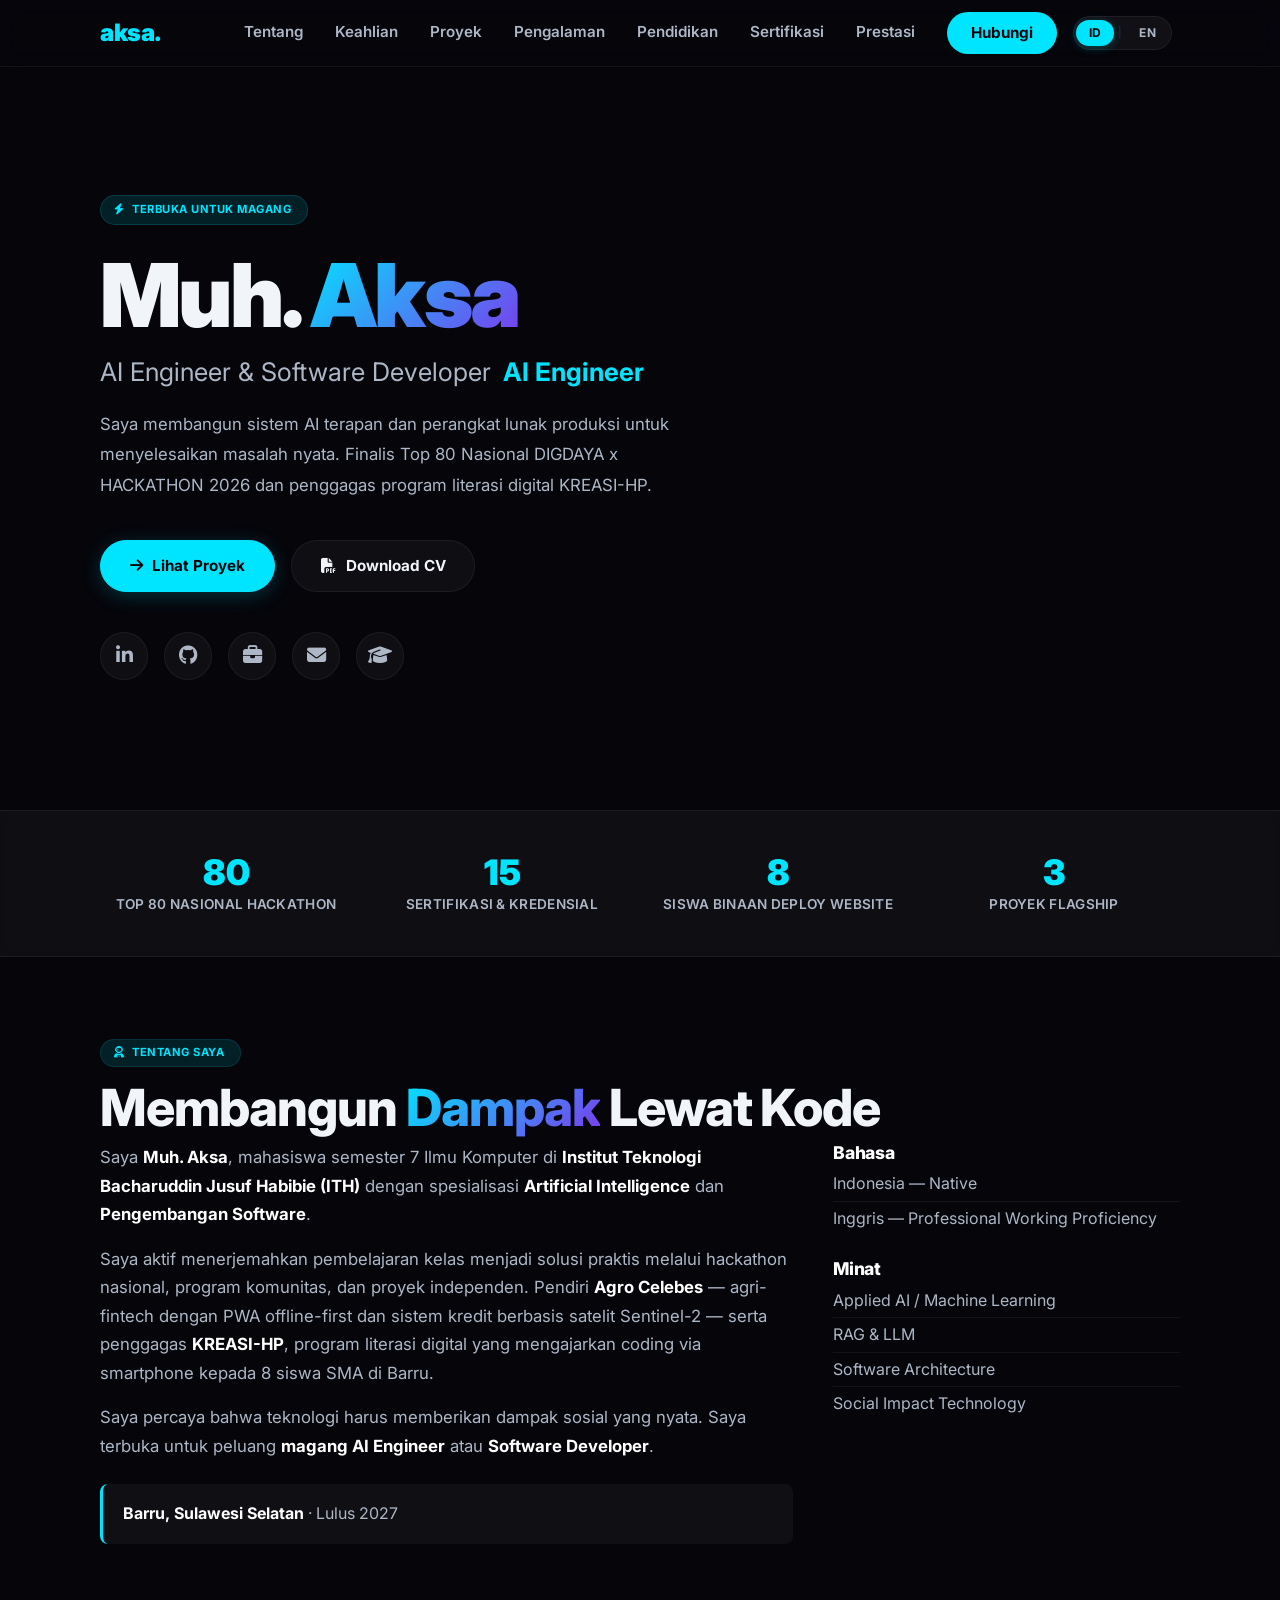
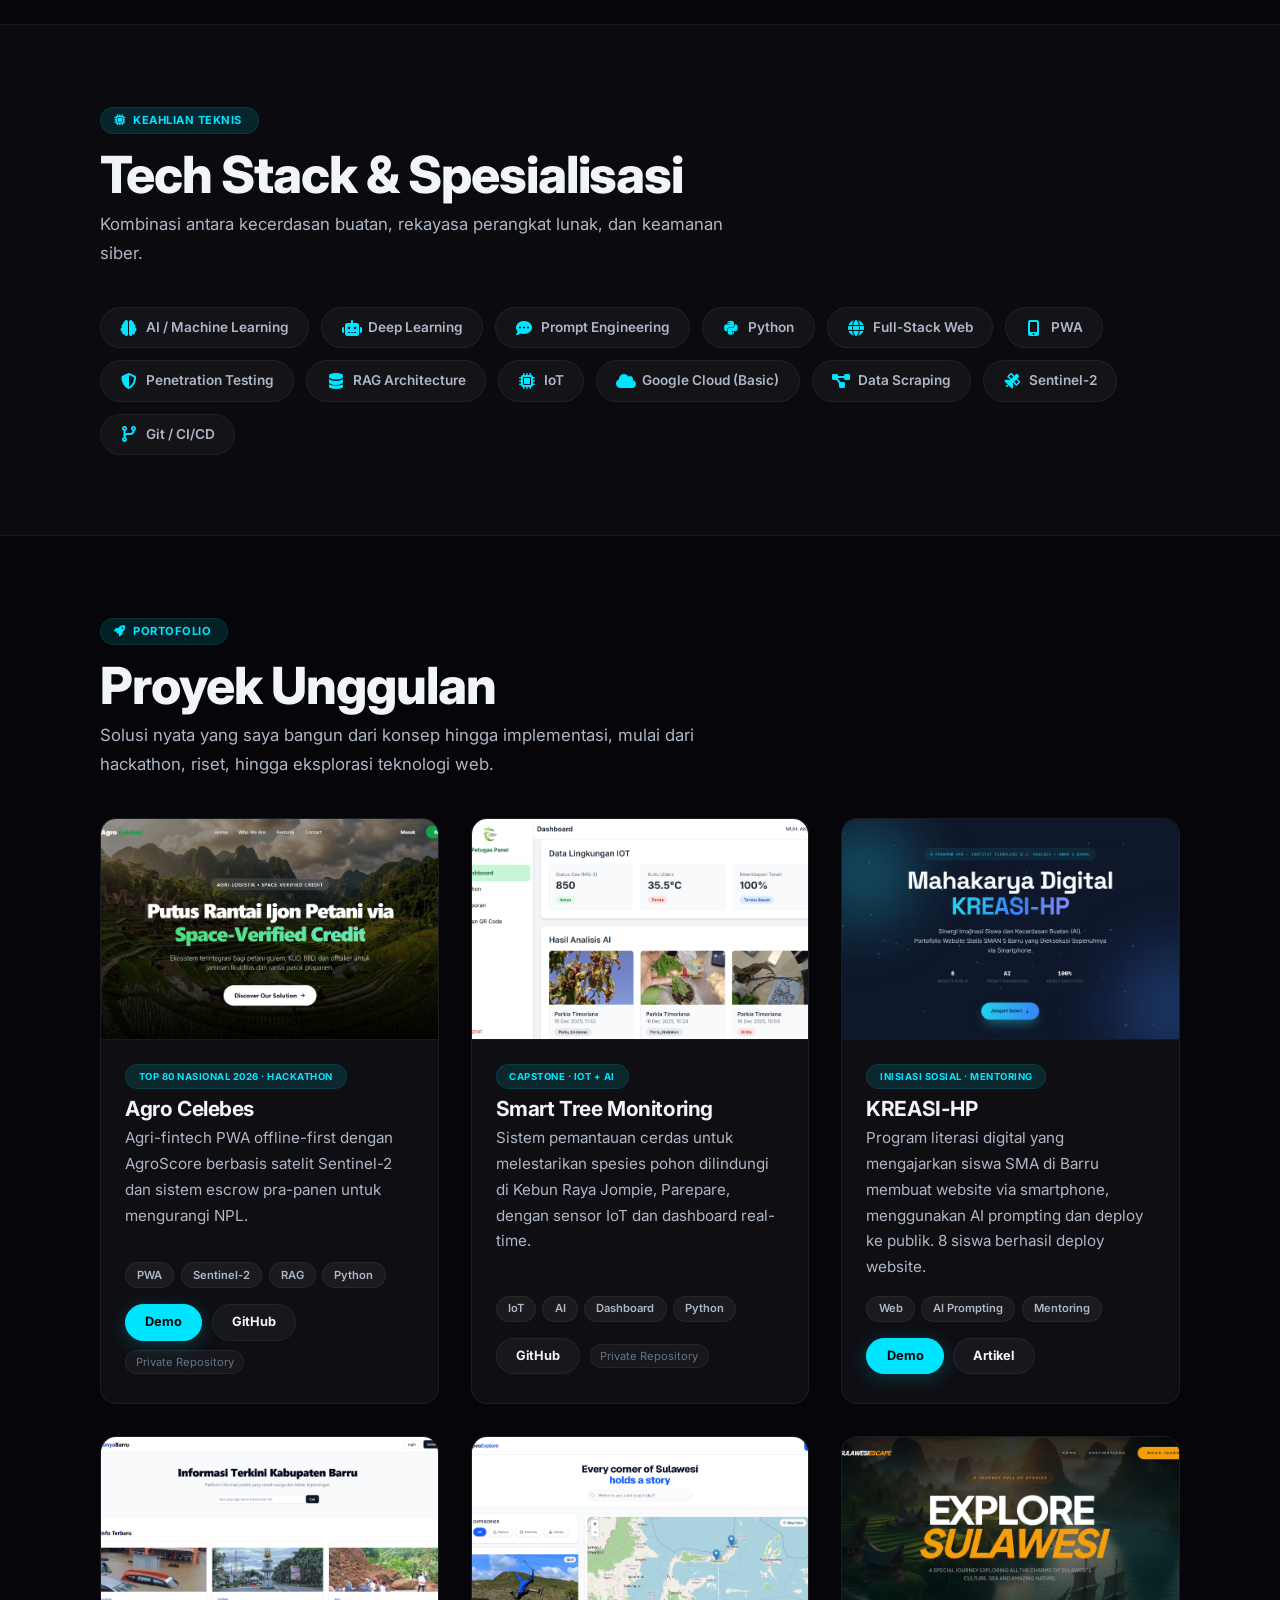
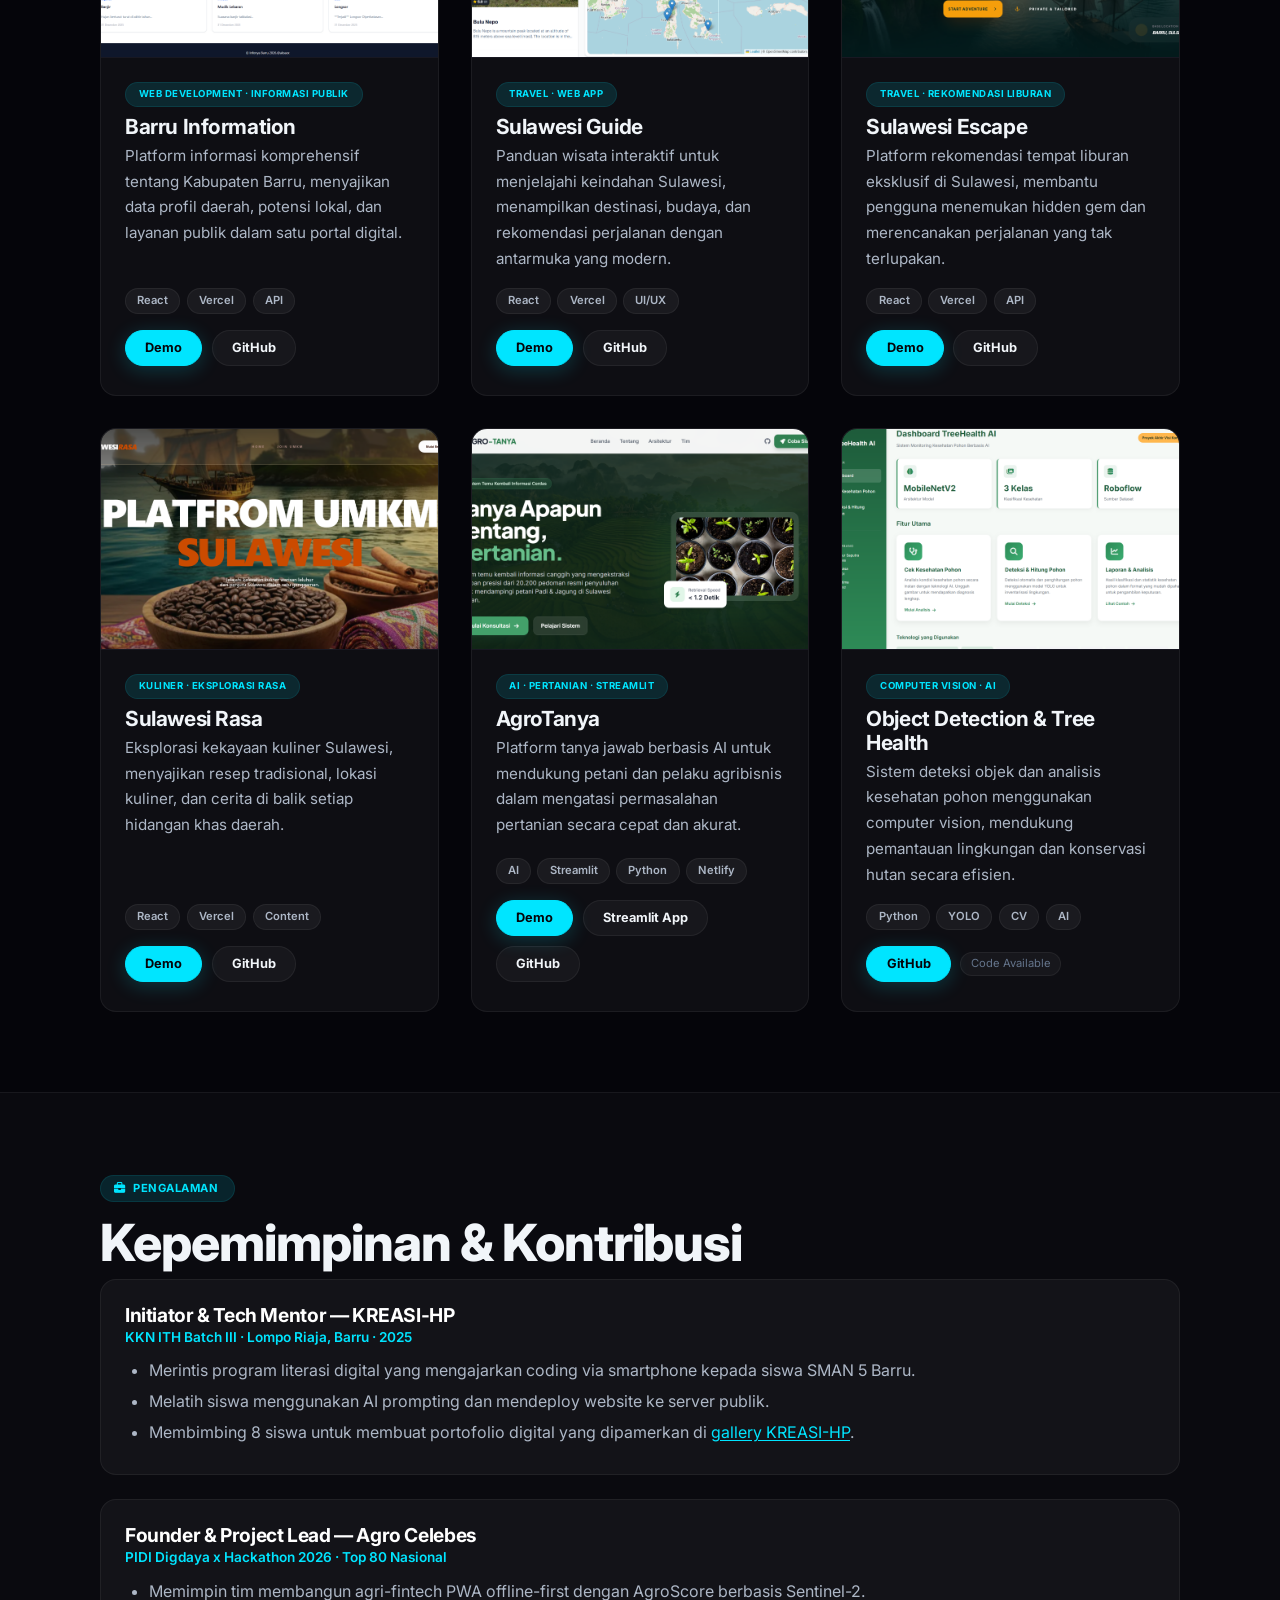
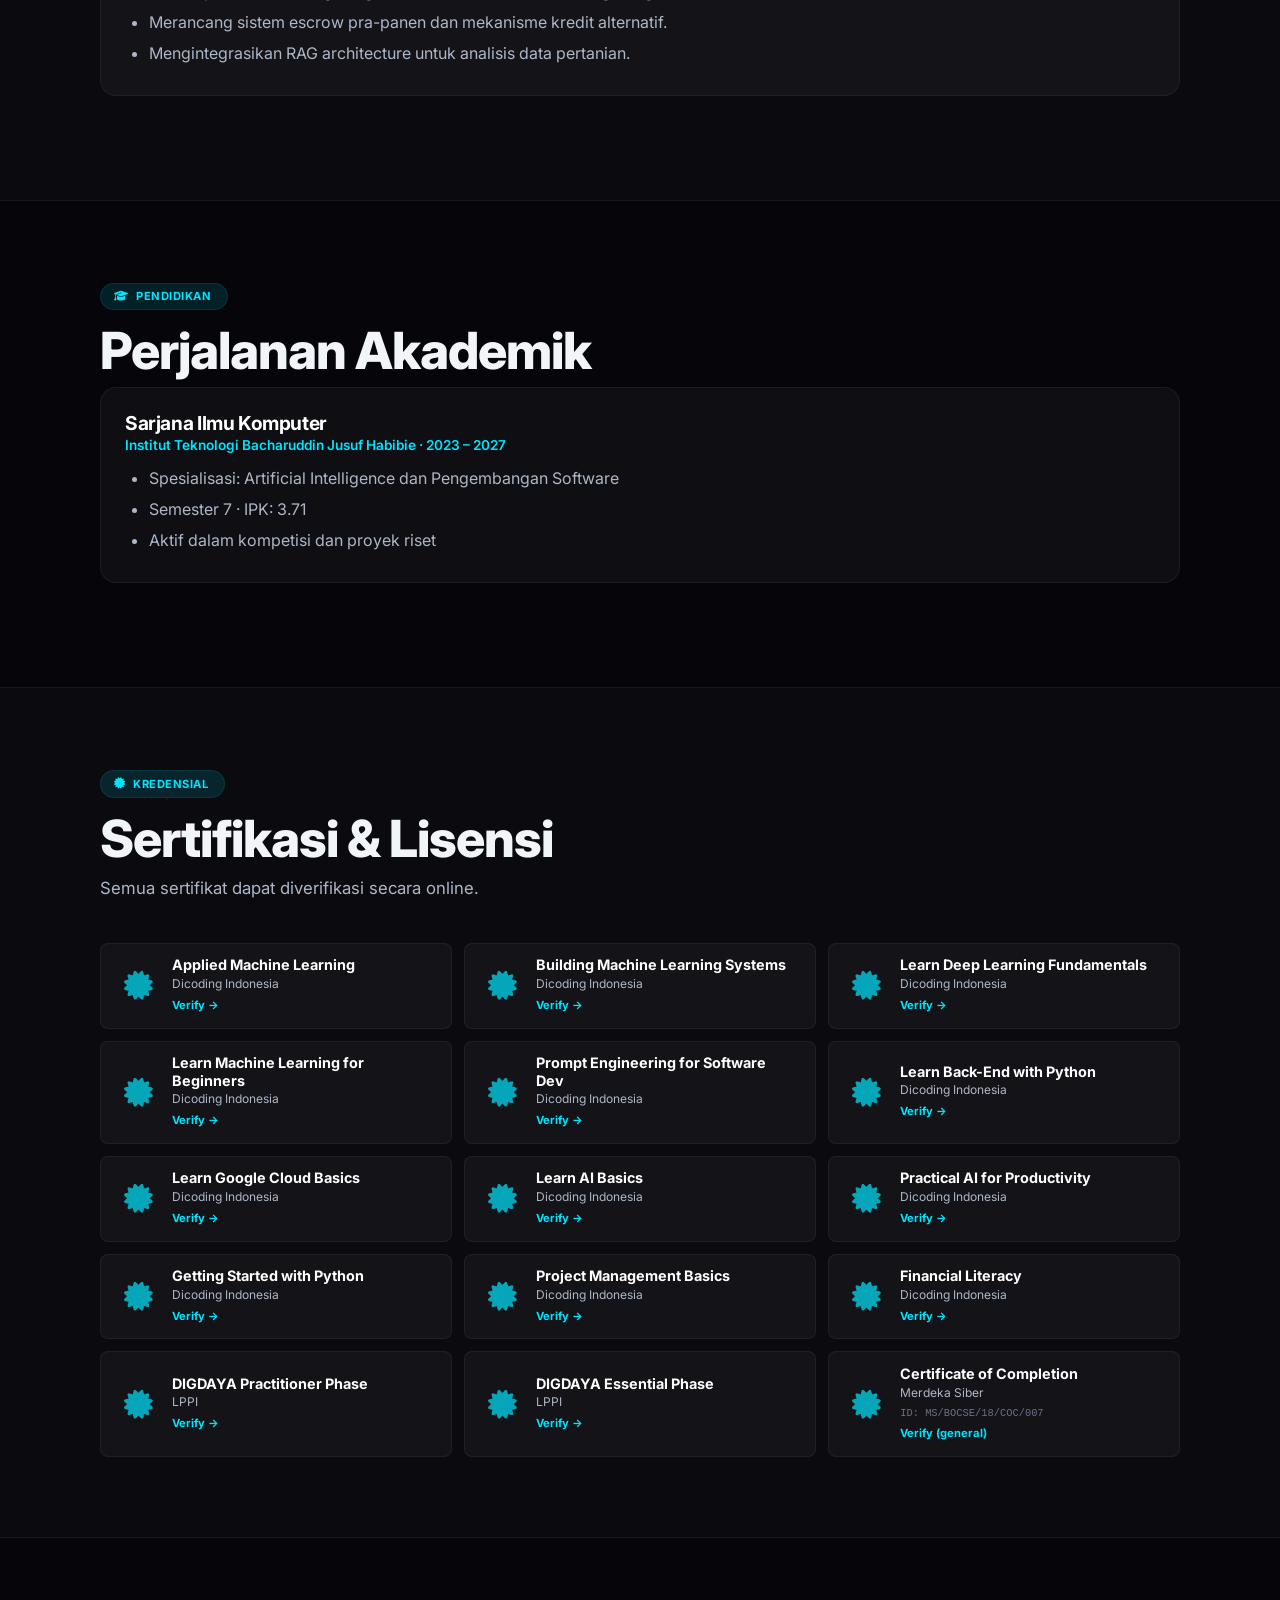
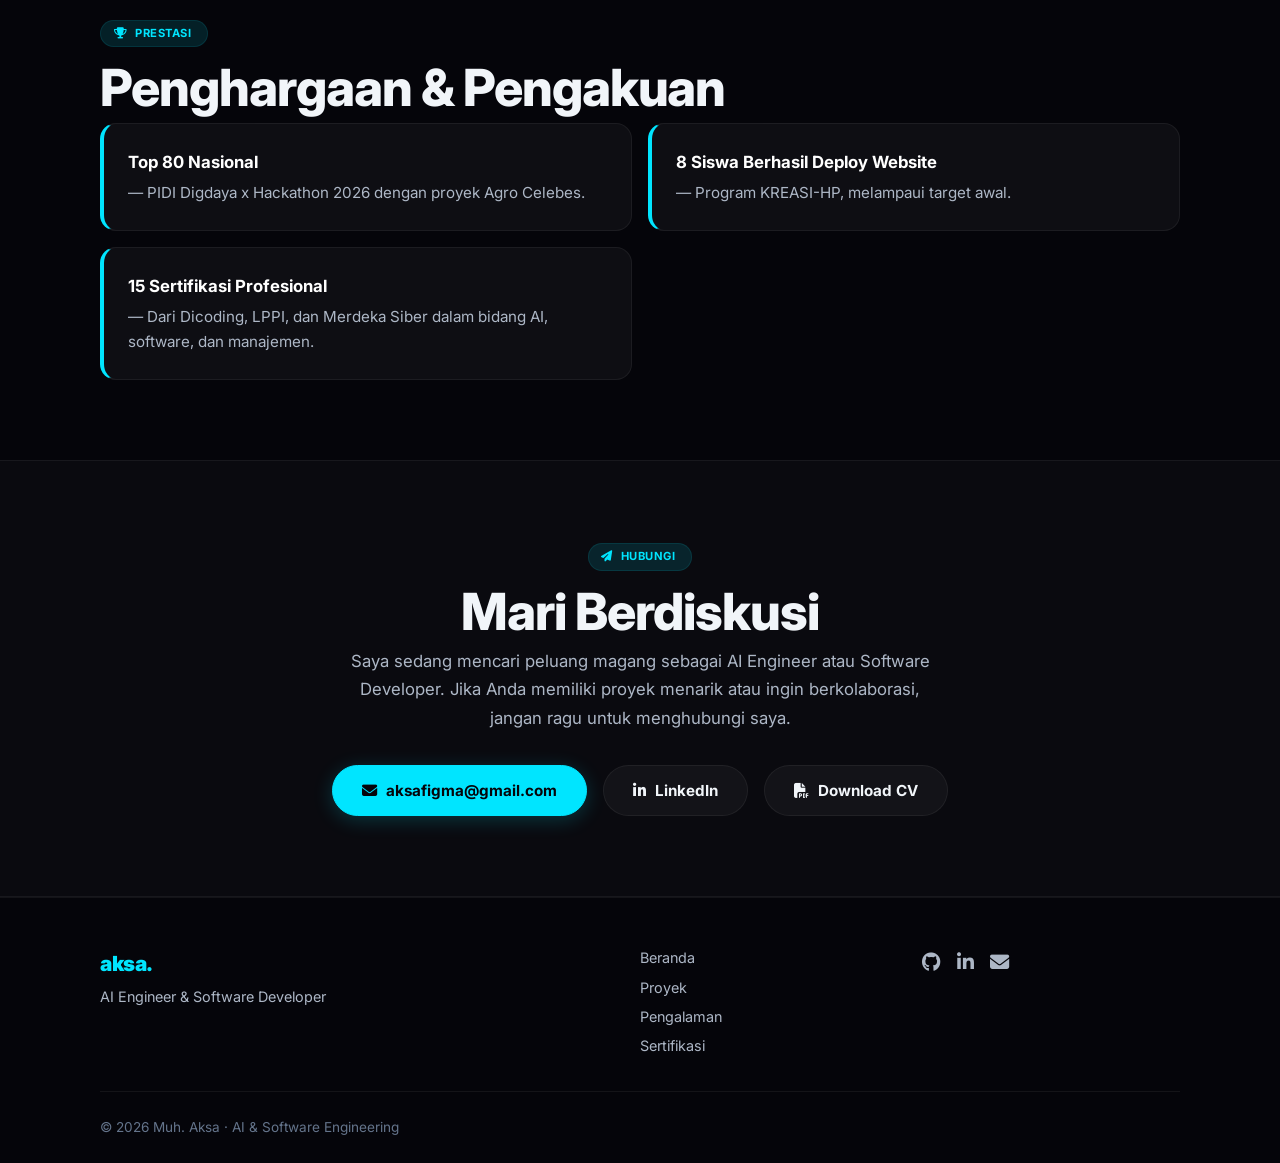
<file: index.html>
<!DOCTYPE html>
<html lang="id">
<head>
    <meta charset="UTF-8" />
    <meta name="viewport" content="width=device-width, initial-scale=1.0" />
    <title>Muh. Aksa · AI Engineer &amp; Software Developer Portfolio</title>
    <meta name="description" content="Portfolio resmi Muh. Aksa, AI Engineer & Software Developer. Finalis Top 80 Nasional DIGDAYA x HACKATHON 2026, membangun solusi AI dan software berdampak sosial." />
    <link rel="canonical" href="https://aksaportofolio.netlify.app/" />

    <!-- Google Search Console Verification -->
    <!-- File verifikasi: google72a93d7fc5a5aed9.html sudah di root. Tidak perlu meta tag tambahan. -->

    <!-- Open Graph / LinkedIn / WhatsApp -->
    <meta property="og:title" content="Muh. Aksa · AI Engineer &amp; Software Developer" />
    <meta property="og:description" content="Portfolio resmi Muh. Aksa, AI Engineer & Software Developer. Finalis Top 80 Nasional DIGDAYA x HACKATHON 2026, membangun solusi AI dan software berdampak sosial." />
    <meta property="og:type" content="website" />
    <meta property="og:url" content="https://aksaportofolio.netlify.app/" />
    <meta property="og:image" content="https://aksaportofolio.netlify.app/assets/images/og-image.jpg" />
    <meta property="og:image:width" content="1200" />
    <meta property="og:image:height" content="630" />

    <!-- Twitter Card -->
    <meta name="twitter:card" content="summary_large_image" />
    <meta name="twitter:title" content="Muh. Aksa · AI Engineer &amp; Software Developer" />
    <meta name="twitter:description" content="Portfolio resmi Muh. Aksa, AI Engineer & Software Developer. Finalis Top 80 DIGDAYA x HACKATHON 2026." />
    <meta name="twitter:image" content="https://aksaportofolio.netlify.app/assets/images/og-image.jpg" />

    <!-- Favicon -->
    <link rel="icon" href="assets/images/favicon.ico" type="image/x-icon" />

    <!-- Preconnect untuk performa -->
    <link rel="preconnect" href="https://fonts.googleapis.com" />
    <link rel="preconnect" href="https://fonts.gstatic.com" crossorigin />
    <link href="https://fonts.googleapis.com/css2?family=Inter:opsz,wght@14..32,400;14..32,500;14..32,600;14..32,700;14..32,800;14..32,900&display=swap" rel="stylesheet" />

    <!-- Font Awesome -->
    <link rel="stylesheet" href="https://cdnjs.cloudflare.com/ajax/libs/font-awesome/6.5.0/css/all.min.css" integrity="sha512-..." crossorigin="anonymous" referrerpolicy="no-referrer" />

    <!-- Structured Data (JSON-LD) -->
    <script type="application/ld+json">
    {
      "@context": "https://schema.org",
      "@type": "ProfilePage",
      "mainEntity": {
        "@type": "Person",
        "name": "Muh. Aksa",
        "jobTitle": "AI Engineer & Software Developer",
        "url": "https://aksaportofolio.netlify.app/",
        "sameAs": [
          "https://www.linkedin.com/in/muh-aksa/",
          "https://github.com/aksaex"
        ],
        "alumniOf": {
          "@type": "CollegeOrUniversity",
          "name": "Institut Teknologi Bacharuddin Jusuf Habibie"
        },
        "knowsAbout": [
          "Artificial Intelligence",
          "Machine Learning",
          "Software Development",
          "Python",
          "RAG Architecture"
        ]
      }
    }
    </script>

    <style>
        /* ================================================================
           1.  RESET & VARIABLES (tidak diubah)
           ================================================================ */
        *,
        *::before,
        *::after {
            margin: 0;
            padding: 0;
            box-sizing: border-box;
        }

        :root {
            --color-bg: #05050a;
            --color-surface: rgba(255, 255, 255, 0.04);
            --color-surface-hover: rgba(255, 255, 255, 0.08);
            --color-border: rgba(255, 255, 255, 0.06);
            --color-border-hover: rgba(0, 229, 255, 0.3);
            --color-text: #f1f5f9;
            --color-text-secondary: #adb7c6;
            --color-text-muted: #64748b;
            --color-accent: #00e5ff;
            --color-accent-dim: rgba(0, 229, 255, 0.12);
            --radius-sm: 8px;
            --radius-md: 16px;
            --radius-lg: 24px;
            --radius-full: 9999px;
            --font-family: 'Inter', -apple-system, BlinkMacSystemFont, 'Segoe UI', Roboto, sans-serif;
            --transition-smooth: 0.3s cubic-bezier(0.25, 0.46, 0.45, 0.94);
        }

        html {
            scroll-behavior: smooth;
            -webkit-tap-highlight-color: transparent;
        }

        body {
            font-family: var(--font-family);
            background: var(--color-bg);
            color: var(--color-text);
            line-height: 1.7;
            min-height: 100vh;
            -webkit-font-smoothing: antialiased;
            -moz-osx-font-smoothing: grayscale;
            display: flex;
            flex-direction: column;
        }

        ::-webkit-scrollbar {
            width: 6px;
            height: 6px;
        }
        ::-webkit-scrollbar-track {
            background: var(--color-bg);
        }
        ::-webkit-scrollbar-thumb {
            background: var(--color-accent);
            border-radius: var(--radius-full);
        }
        * {
            scrollbar-width: thin;
            scrollbar-color: var(--color-accent) var(--color-bg);
        }

        .skip-link {
            position: absolute;
            top: -100%;
            left: 1rem;
            padding: 0.75rem 1.5rem;
            background: var(--color-accent);
            color: #05050a;
            font-weight: 700;
            border-radius: var(--radius-sm);
            z-index: 10000;
            text-decoration: none;
            transition: top 0.2s ease;
        }
        .skip-link:focus {
            top: 1rem;
        }

        .container {
            max-width: 1120px;
            margin: 0 auto;
            padding: 0 1.25rem;
            width: 100%;
        }

        h1,
        h2,
        h3,
        h4 {
            font-weight: 800;
            line-height: 1.15;
            letter-spacing: -0.02em;
        }

        a {
            color: var(--color-accent);
            text-decoration: none;
            transition: color 0.2s ease;
        }
        a:hover {
            color: #fff;
        }

        img {
            max-width: 100%;
            height: auto;
            display: block;
        }

        /* ================================================================
           BUTTONS (tidak diubah)
           ================================================================ */
        .btn {
            display: inline-flex;
            align-items: center;
            justify-content: center;
            gap: 0.6rem;
            padding: 0.75rem 1.8rem;
            border-radius: var(--radius-full);
            font-weight: 700;
            font-size: 0.95rem;
            font-family: inherit;
            border: 1px solid transparent;
            cursor: pointer;
            transition: all var(--transition-smooth);
            text-decoration: none;
            background: transparent;
            color: var(--color-text);
            min-height: 48px;
        }

        .btn--primary {
            background: var(--color-accent);
            color: #05050a;
            border-color: var(--color-accent);
            box-shadow: 0 4px 20px rgba(0, 229, 255, 0.2);
        }
        .btn--primary:hover {
            transform: translateY(-2px);
            box-shadow: 0 8px 30px rgba(0, 229, 255, 0.3);
            background: #00d4e8;
            border-color: #00d4e8;
            color: #05050a;
        }

        .btn--secondary {
            background: var(--color-surface);
            border-color: var(--color-border);
            color: var(--color-text);
        }
        .btn--secondary:hover {
            background: var(--color-surface-hover);
            border-color: var(--color-accent);
            color: #fff;
            transform: translateY(-2px);
        }

        .btn--small {
            padding: 0.4rem 1.2rem;
            font-size: 0.8rem;
            min-height: 36px;
        }

        /* ================================================================
           NAVBAR (tidak diubah)
           ================================================================ */
        .navbar {
            position: fixed;
            top: 0;
            left: 0;
            right: 0;
            z-index: 999;
            background: rgba(5, 5, 10, 0.8);
            backdrop-filter: blur(12px) saturate(1.2);
            -webkit-backdrop-filter: blur(12px) saturate(1.2);
            border-bottom: 1px solid var(--color-border);
            padding: 0.75rem 0;
            transition: background var(--transition-smooth);
        }

        .navbar__inner {
            display: flex;
            justify-content: space-between;
            align-items: center;
            flex-wrap: wrap;
            gap: 0.5rem;
        }

        .logo {
            font-size: 1.5rem;
            font-weight: 900;
            letter-spacing: -0.5px;
            color: var(--color-accent);
            text-decoration: none;
        }

        .hamburger {
            display: flex;
            flex-direction: column;
            gap: 5px;
            background: none;
            border: none;
            cursor: pointer;
            padding: 0.5rem;
            z-index: 10;
        }
        .hamburger span {
            display: block;
            width: 26px;
            height: 2.5px;
            background: var(--color-text);
            border-radius: 4px;
            transition: all 0.25s ease;
            transform-origin: center;
        }
        .hamburger[aria-expanded="true"] span:nth-child(1) {
            transform: translateY(7.5px) rotate(45deg);
            background: var(--color-accent);
        }
        .hamburger[aria-expanded="true"] span:nth-child(2) {
            opacity: 0;
            transform: scaleX(0);
        }
        .hamburger[aria-expanded="true"] span:nth-child(3) {
            transform: translateY(-7.5px) rotate(-45deg);
            background: var(--color-accent);
        }

        .nav-links {
            position: fixed;
            top: 0;
            right: -100%;
            width: 80%;
            max-width: 320px;
            height: 100vh;
            background: rgba(5, 5, 10, 0.96);
            backdrop-filter: blur(20px);
            -webkit-backdrop-filter: blur(20px);
            border-left: 1px solid var(--color-border);
            padding: 5rem 2rem 2rem;
            transition: right 0.35s cubic-bezier(0.25, 0.46, 0.45, 0.94);
            overflow-y: auto;
            display: flex;
            flex-direction: column;
        }
        .nav-links[aria-hidden="false"] {
            right: 0;
        }
        .nav-links ul {
            list-style: none;
            display: flex;
            flex-direction: column;
            gap: 1.5rem;
        }
        .nav-links a {
            color: var(--color-text-secondary);
            font-weight: 600;
            font-size: 1.1rem;
            padding: 0.5rem 0;
            border-bottom: 2px solid transparent;
            display: inline-block;
            transition: all 0.2s ease;
        }
        .nav-links a:hover {
            color: #fff;
            border-bottom-color: var(--color-accent);
        }
        .nav-cta {
            margin-top: 0.5rem;
            background: var(--color-accent) !important;
            color: #05050a !important;
            padding: 0.6rem 1.8rem !important;
            border-radius: var(--radius-full);
            text-align: center;
            border-bottom: none !important;
            font-weight: 700 !important;
        }
        .nav-cta:hover {
            background: #00d4e8 !important;
            color: #05050a !important;
            transform: translateX(0) !important;
        }

        /* LANGUAGE SWITCHER */
        .lang-switcher {
            display: flex;
            align-items: center;
            gap: 0.25rem;
            background: rgba(255, 255, 255, 0.05);
            border: 1px solid var(--color-border);
            border-radius: var(--radius-full);
            padding: 0.15rem 0.15rem;
            backdrop-filter: blur(4px);
        }

        .lang-btn {
            background: transparent;
            border: none;
            color: var(--color-text-secondary);
            font-family: var(--font-family);
            font-weight: 700;
            font-size: 0.75rem;
            padding: 0.3rem 0.8rem;
            border-radius: var(--radius-full);
            cursor: pointer;
            transition: all var(--transition-smooth);
            text-transform: uppercase;
            letter-spacing: 0.3px;
            min-width: 32px;
            text-align: center;
            line-height: 1.4;
        }

        .lang-btn:hover {
            color: #fff;
            background: rgba(255, 255, 255, 0.05);
        }

        .lang-btn.active {
            background: var(--color-accent);
            color: #05050a;
            box-shadow: 0 2px 10px rgba(0, 229, 255, 0.25);
        }

        .lang-btn.active:hover {
            background: var(--color-accent);
            color: #05050a;
        }

        .lang-divider {
            color: var(--color-text-muted);
            font-size: 0.7rem;
            opacity: 0.3;
            user-select: none;
        }

        .lang-switcher--desktop {
            display: none;
            margin-left: auto;
            margin-right: 0.5rem;
        }

        .lang-switcher--mobile {
            display: flex;
            margin-top: 1.5rem;
            padding: 0.25rem;
            width: 100%;
            justify-content: center;
        }

        @media (min-width: 768px) {
            .hamburger {
                display: none;
            }
            .nav-links {
                position: static;
                width: auto;
                height: auto;
                background: none;
                backdrop-filter: none;
                border-left: none;
                padding: 0;
                overflow-y: visible;
                transition: none;
                flex-direction: row;
                align-items: center;
            }
            .nav-links ul {
                flex-direction: row;
                gap: 2rem;
                align-items: center;
            }
            .nav-links a {
                font-size: 0.95rem;
                padding: 0.25rem 0;
                color: var(--color-text-secondary);
                border-bottom: 2px solid transparent;
            }
            .nav-links a:hover {
                color: #fff;
                border-bottom-color: var(--color-accent);
            }
            .nav-cta {
                padding: 0.5rem 1.5rem !important;
                margin-top: 0;
            }
            .lang-switcher--desktop {
                display: flex;
            }
            .lang-switcher--mobile {
                display: none !important;
            }
            .navbar__inner {
                flex-wrap: nowrap;
            }
            .nav-links {
                flex: 1;
                justify-content: flex-end;
                gap: 1rem;
            }
        }

        /* ================================================================
           HERO
           ================================================================ */
        .hero {
            padding: 8rem 0 4rem;
            min-height: 90vh;
            display: flex;
            align-items: center;
        }
        .hero__inner {
            width: 100%;
        }
        .hero__badge {
            display: inline-flex;
            align-items: center;
            gap: 0.5rem;
            background: var(--color-accent-dim);
            border: 1px solid rgba(0, 229, 255, 0.15);
            padding: 0.3rem 1rem 0.3rem 0.8rem;
            border-radius: var(--radius-full);
            font-size: 0.7rem;
            font-weight: 700;
            text-transform: uppercase;
            letter-spacing: 0.5px;
            color: var(--color-accent);
            margin-bottom: 1.5rem;
        }
        .hero h1 {
            font-size: clamp(2.8rem, 12vw, 5.5rem);
            font-weight: 900;
            line-height: 1.05;
            letter-spacing: -0.03em;
            margin-bottom: 0.5rem;
        }
        .hero h1 .highlight {
            background: linear-gradient(135deg, var(--color-accent), #7c3aed);
            -webkit-background-clip: text;
            -webkit-text-fill-color: transparent;
            background-clip: text;
        }
        .hero__sub {
            font-size: clamp(1.1rem, 2.5vw, 1.6rem);
            color: var(--color-text-secondary);
            display: flex;
            flex-wrap: wrap;
            align-items: center;
            gap: 0.25rem 0.75rem;
            margin-bottom: 1rem;
        }
        .hero__typing {
            font-weight: 700;
            color: var(--color-accent);
            min-width: 120px;
            display: inline-block;
        }
        .hero__desc {
            font-size: 1.05rem;
            color: var(--color-text-secondary);
            max-width: 580px;
            margin-bottom: 2.5rem;
            line-height: 1.8;
        }
        .hero__actions {
            display: flex;
            flex-wrap: wrap;
            gap: 1rem;
            margin-bottom: 2.5rem;
        }
        .social-links {
            display: flex;
            gap: 1rem;
            flex-wrap: wrap;
        }
        .social-links a {
            display: flex;
            align-items: center;
            justify-content: center;
            width: 48px;
            height: 48px;
            border-radius: 50%;
            background: var(--color-surface);
            border: 1px solid var(--color-border);
            color: var(--color-text-secondary);
            font-size: 1.2rem;
            transition: all var(--transition-smooth);
        }
        .social-links a:hover {
            color: var(--color-accent);
            border-color: var(--color-accent);
            transform: translateY(-4px);
            background: var(--color-accent-dim);
        }

        /* ================================================================
           PROOF BAR
           ================================================================ */
        .proof-bar {
            padding: 2.5rem 0;
            border-top: 1px solid var(--color-border);
            border-bottom: 1px solid var(--color-border);
            background: var(--color-surface);
            backdrop-filter: blur(4px);
        }
        .proof-bar__inner {
            display: grid;
            grid-template-columns: 1fr 1fr;
            gap: 1.5rem;
            text-align: center;
        }
        @media (min-width: 600px) {
            .proof-bar__inner {
                grid-template-columns: repeat(4, 1fr);
            }
        }
        .proof-item {
            display: flex;
            flex-direction: column;
        }
        .proof-number {
            font-size: 2.2rem;
            font-weight: 900;
            color: var(--color-accent);
            line-height: 1.2;
        }
        .proof-label {
            font-size: 0.85rem;
            color: var(--color-text-secondary);
            font-weight: 600;
            text-transform: uppercase;
            letter-spacing: 0.3px;
        }

        /* ================================================================
           SECTIONS (umum)
           ================================================================ */
        .section {
            padding: 4rem 0;
        }
        .section--dark {
            background: rgba(255, 255, 255, 0.02);
            border-top: 1px solid var(--color-border);
            border-bottom: 1px solid var(--color-border);
        }
        @media (min-width: 768px) {
            .section {
                padding: 5rem 0;
            }
        }

        .section__label {
            display: inline-flex;
            align-items: center;
            gap: 0.5rem;
            background: var(--color-accent-dim);
            border: 1px solid rgba(0, 229, 255, 0.1);
            padding: 0.2rem 1rem 0.2rem 0.8rem;
            border-radius: var(--radius-full);
            font-size: 0.7rem;
            font-weight: 700;
            text-transform: uppercase;
            letter-spacing: 0.5px;
            color: var(--color-accent);
            margin-bottom: 0.75rem;
        }
        .section__title {
            font-size: clamp(2rem, 5vw, 3.2rem);
            font-weight: 800;
            line-height: 1.1;
            letter-spacing: -0.02em;
            margin-bottom: 0.5rem;
        }
        .section__title .gradient-text {
            background: linear-gradient(135deg, var(--color-accent), #7c3aed);
            -webkit-background-clip: text;
            -webkit-text-fill-color: transparent;
            background-clip: text;
        }
        .section__desc {
            font-size: 1.05rem;
            color: var(--color-text-secondary);
            max-width: 640px;
            margin-bottom: 2.5rem;
        }

        /* ================================================================
           ABOUT
           ================================================================ */
        .about__grid {
            display: grid;
            grid-template-columns: 1fr;
            gap: 2.5rem;
        }
        @media (min-width: 768px) {
            .about__grid {
                grid-template-columns: 2fr 1fr;
            }
        }
        .about__text p {
            color: var(--color-text-secondary);
            font-size: 1.05rem;
            margin-bottom: 1rem;
        }
        .about__text strong {
            color: #fff;
        }
        .about__highlight {
            display: flex;
            align-items: center;
            gap: 0.75rem;
            margin-top: 1.5rem;
            padding: 1rem 1.25rem;
            background: var(--color-surface);
            border-left: 3px solid var(--color-accent);
            border-radius: var(--radius-sm);
            color: var(--color-text-secondary);
        }
        .about__highlight i {
            color: var(--color-accent);
            font-size: 1.2rem;
        }
        .about__extra h3 {
            font-size: 1.1rem;
            margin-bottom: 0.25rem;
            color: #fff;
        }
        .about__extra ul {
            list-style: none;
            padding: 0;
        }
        .about__extra li {
            color: var(--color-text-secondary);
            padding: 0.2rem 0;
            border-bottom: 1px solid var(--color-border);
        }
        .about__extra li:last-child {
            border-bottom: none;
        }

        /* ================================================================
           SKILLS
           ================================================================ */
        .skills__list {
            display: flex;
            flex-wrap: wrap;
            gap: 0.75rem;
        }
        .skill-tag {
            display: inline-flex;
            align-items: center;
            gap: 0.5rem;
            background: var(--color-surface);
            border: 1px solid var(--color-border);
            padding: 0.5rem 1.2rem;
            border-radius: var(--radius-full);
            font-size: 0.85rem;
            font-weight: 600;
            color: var(--color-text-secondary);
            transition: all var(--transition-smooth);
        }
        .skill-tag i {
            color: var(--color-accent);
            font-size: 1rem;
            width: 18px;
            text-align: center;
        }
        .skill-tag:hover {
            border-color: var(--color-accent);
            background: var(--color-accent-dim);
            color: #fff;
            transform: translateY(-2px);
        }

        /* ================================================================
           PROJECTS
           ================================================================ */
        .projects__grid {
            display: grid;
            grid-template-columns: 1fr;
            gap: 2rem;
        }
        @media (min-width: 768px) {
            .projects__grid {
                grid-template-columns: repeat(auto-fill, minmax(320px, 1fr));
            }
        }

        .project-card {
            background: var(--color-surface);
            border: 1px solid var(--color-border);
            border-radius: var(--radius-md);
            overflow: hidden;
            transition: all var(--transition-smooth);
            display: flex;
            flex-direction: column;
        }
        .project-card:hover {
            border-color: var(--color-border-hover);
            transform: translateY(-6px);
            box-shadow: 0 12px 40px rgba(0, 0, 0, 0.3);
        }

        .project__image {
            overflow: hidden;
            background: #0a0a14;
            border-bottom: 1px solid var(--color-border);
        }
        .project__image img {
            width: 100%;
            height: 220px;
            object-fit: cover;
            transition: transform 0.5s ease;
        }
        .project-card:hover .project__image img {
            transform: scale(1.03);
        }

        .project__content {
            padding: 1.5rem 1.5rem 1.8rem;
            flex: 1;
            display: flex;
            flex-direction: column;
        }
        .project__tag {
            display: inline-block;
            background: var(--color-accent-dim);
            color: var(--color-accent);
            font-size: 0.6rem;
            font-weight: 700;
            text-transform: uppercase;
            letter-spacing: 0.5px;
            padding: 0.2rem 0.8rem;
            border-radius: var(--radius-full);
            align-self: flex-start;
            margin-bottom: 0.5rem;
            border: 1px solid rgba(0, 229, 255, 0.1);
        }
        .project__content h3 {
            font-size: 1.3rem;
            font-weight: 700;
            margin-bottom: 0.25rem;
        }
        .project__content p {
            color: var(--color-text-secondary);
            font-size: 0.95rem;
            line-height: 1.7;
            flex: 1;
            margin-bottom: 1rem;
        }
        .project__tech {
            display: flex;
            flex-wrap: wrap;
            gap: 0.4rem;
            margin-bottom: 1rem;
        }
        .project__tech span {
            background: rgba(255, 255, 255, 0.05);
            padding: 0.15rem 0.7rem;
            border-radius: var(--radius-full);
            font-size: 0.7rem;
            font-weight: 600;
            color: var(--color-text-secondary);
            border: 1px solid var(--color-border);
        }
        .project__links {
            display: flex;
            flex-wrap: wrap;
            align-items: center;
            gap: 0.6rem;
            margin-top: auto;
        }
        .project__status {
            font-size: 0.7rem;
            color: var(--color-text-muted);
            background: var(--color-surface);
            padding: 0.1rem 0.6rem;
            border-radius: var(--radius-full);
            border: 1px solid var(--color-border);
        }

        /* ================================================================
           EXPERIENCE & EDUCATION
           ================================================================ */
        .experience__item,
        .education__item {
            background: var(--color-surface);
            border: 1px solid var(--color-border);
            border-radius: var(--radius-md);
            padding: 1.5rem;
            margin-bottom: 1.5rem;
            transition: border-color 0.2s ease;
        }
        .experience__item:hover,
        .education__item:hover {
            border-color: var(--color-border-hover);
        }
        .experience__item h3,
        .education__item h3 {
            font-size: 1.2rem;
            font-weight: 700;
            color: #fff;
        }
        .experience__meta,
        .education__meta {
            color: var(--color-accent);
            font-weight: 600;
            font-size: 0.85rem;
            margin-bottom: 0.5rem;
        }
        .experience__item ul,
        .education__item ul {
            padding-left: 1.5rem;
            color: var(--color-text-secondary);
        }
        .experience__item li,
        .education__item li {
            margin-bottom: 0.25rem;
        }
        .experience__item a,
        .education__item a {
            color: var(--color-accent);
            text-decoration: underline;
            text-underline-offset: 2px;
        }

        /* ================================================================
           CERTIFICATIONS
           ================================================================ */
        .certs__grid {
            display: grid;
            grid-template-columns: 1fr;
            gap: 0.75rem;
        }
        @media (min-width: 600px) {
            .certs__grid {
                grid-template-columns: 1fr 1fr;
            }
        }
        @media (min-width: 992px) {
            .certs__grid {
                grid-template-columns: 1fr 1fr 1fr;
            }
        }

        .cert-card {
            display: flex;
            align-items: center;
            gap: 1rem;
            background: var(--color-surface);
            border: 1px solid var(--color-border);
            border-radius: var(--radius-sm);
            padding: 0.8rem 1.2rem;
            transition: all 0.2s ease;
        }
        .cert-card:hover {
            border-color: var(--color-accent);
            background: var(--color-accent-dim);
        }
        .cert-card i {
            font-size: 1.8rem;
            color: var(--color-accent);
            opacity: 0.7;
            width: 36px;
            text-align: center;
            flex-shrink: 0;
        }
        .cert-card>div {
            display: flex;
            flex-direction: column;
            min-width: 0;
        }
        .cert-name {
            font-weight: 700;
            font-size: 0.9rem;
            color: #fff;
            line-height: 1.2;
        }
        .cert-issuer {
            font-size: 0.75rem;
            color: var(--color-text-secondary);
        }
        .cert-id {
            font-size: 0.65rem;
            color: var(--color-text-muted);
            font-family: monospace;
            margin-top: 0.1rem;
        }
        .cert-link {
            font-size: 0.7rem;
            font-weight: 700;
            color: var(--color-accent);
            text-decoration: none;
            margin-top: 0.1rem;
        }
        .cert-link:hover {
            text-decoration: underline;
            color: #fff;
        }

        /* ================================================================
           ACHIEVEMENTS
           ================================================================ */
        .achievements__list {
            list-style: none;
            padding: 0;
            display: grid;
            grid-template-columns: 1fr;
            gap: 1rem;
        }
        @media (min-width: 600px) {
            .achievements__list {
                grid-template-columns: 1fr 1fr;
            }
        }
        .achievements__list li {
            background: var(--color-surface);
            border: 1px solid var(--color-border);
            border-radius: var(--radius-md);
            padding: 1.5rem;
            border-left: 4px solid var(--color-accent);
            color: var(--color-text-secondary);
            font-size: 0.95rem;
        }
        .achievements__list li strong {
            display: block;
            color: #fff;
            font-size: 1.05rem;
            margin-bottom: 0.2rem;
        }

        /* ================================================================
           CONTACT
           ================================================================ */
        .contact__inner {
            text-align: center;
        }
        .contact__links {
            display: flex;
            flex-wrap: wrap;
            justify-content: center;
            gap: 1rem;
            margin-top: 1.5rem;
        }

        /* ================================================================
           FOOTER
           ================================================================ */
        .footer {
            padding: 3rem 0 1.5rem;
            border-top: 1px solid var(--color-border);
            margin-top: auto;
        }
        .footer__inner {
            display: grid;
            grid-template-columns: 1fr;
            gap: 1.5rem;
            text-align: center;
        }
        @media (min-width: 600px) {
            .footer__inner {
                grid-template-columns: 2fr 1fr 1fr;
                text-align: left;
                align-items: start;
            }
        }
        .footer__brand .logo {
            font-size: 1.3rem;
        }
        .footer__brand p {
            color: var(--color-text-secondary);
            font-size: 0.9rem;
            margin-top: 0.2rem;
        }
        .footer__links {
            display: flex;
            flex-direction: column;
            gap: 0.3rem;
        }
        .footer__links a {
            color: var(--color-text-secondary);
            font-size: 0.9rem;
        }
        .footer__links a:hover {
            color: #fff;
        }
        .footer__social {
            display: flex;
            gap: 1rem;
            justify-content: center;
        }
        @media (min-width: 600px) {
            .footer__social {
                justify-content: flex-start;
            }
        }
        .footer__social a {
            color: var(--color-text-secondary);
            font-size: 1.2rem;
            transition: color 0.2s ease;
        }
        .footer__social a:hover {
            color: var(--color-accent);
        }
        .footer__copy {
            grid-column: 1 / -1;
            font-size: 0.85rem;
            color: var(--color-text-muted);
            border-top: 1px solid var(--color-border);
            padding-top: 1.5rem;
            margin-top: 0.5rem;
        }

        /* ================================================================
           BACK TO TOP
           ================================================================ */
        .back-to-top {
            position: fixed;
            bottom: 2rem;
            right: 2rem;
            width: 48px;
            height: 48px;
            border-radius: 50%;
            background: var(--color-accent);
            color: #05050a;
            border: none;
            font-size: 1.2rem;
            cursor: pointer;
            z-index: 99;
            opacity: 0;
            visibility: hidden;
            transform: translateY(20px);
            transition: all var(--transition-smooth);
            box-shadow: 0 4px 20px rgba(0, 229, 255, 0.25);
            display: flex;
            align-items: center;
            justify-content: center;
        }
        .back-to-top.visible {
            opacity: 1;
            visibility: visible;
            transform: translateY(0);
        }
        .back-to-top:hover {
            transform: translateY(-4px);
            box-shadow: 0 8px 30px rgba(0, 229, 255, 0.4);
            background: #00d4e8;
        }

        /* ================================================================
           RESPONSIVE TWEAKS
           ================================================================ */
        @media (max-width: 480px) {
            .hero h1 {
                font-size: 2.4rem;
            }
            .hero__actions .btn {
                width: 100%;
                justify-content: center;
                padding: 0.75rem 1rem;
            }
            .hero__desc {
                font-size: 0.95rem;
            }
            .proof-bar__inner {
                gap: 1rem;
            }
            .proof-number {
                font-size: 1.8rem;
            }
            .proof-label {
                font-size: 0.7rem;
            }
            .section__title {
                font-size: 1.8rem;
            }
            .project__content {
                padding: 1.2rem;
            }
            .cert-card {
                padding: 0.6rem 1rem;
                gap: 0.75rem;
            }
            .cert-name {
                font-size: 0.8rem;
            }
            .back-to-top {
                bottom: 1.5rem;
                right: 1.5rem;
                width: 44px;
                height: 44px;
            }
            .social-links a {
                width: 44px;
                height: 44px;
                font-size: 1rem;
            }
        }

        /* ================================================================
           AKSESIBILITAS
           ================================================================ */
        :focus-visible {
            outline: 2px solid var(--color-accent);
            outline-offset: 2px;
            border-radius: 4px;
        }
        :focus:not(:focus-visible) {
            outline: none;
        }

        @media (prefers-reduced-motion: reduce) {
            *,
            *::before,
            *::after {
                animation-duration: 0.01ms !important;
                animation-iteration-count: 1 !important;
                transition-duration: 0.01ms !important;
                scroll-behavior: auto !important;
            }
            .project-card:hover .project__image img {
                transform: none !important;
            }
            .project-card:hover {
                transform: none !important;
            }
            .btn:hover {
                transform: none !important;
            }
            .social-links a:hover {
                transform: none !important;
            }
            .skill-tag:hover {
                transform: none !important;
            }
            .cert-card:hover {
                transform: none !important;
            }
        }

        /* ================================================================
           FIX: PASTIKAN PROYEK LANGSUNG TERLIHAT (TANPA SCROLL REVEAL)
           ================================================================ */
        .project-card,
        .section,
        .experience__item,
        .education__item,
        .cert-card,
        .achievements__list li {
            opacity: 1 !important;
            transform: none !important;
            transition: none !important;
        }

        /* Pastikan tidak ada overlay yang menutupi */
        .overlay,
        .splash-screen,
        .nav-overlay,
        [class*="overlay"],
        [class*="splash"] {
            display: none !important;
            opacity: 0 !important;
            pointer-events: none !important;
        }
    </style>
</head>

<body>

    <!-- ===== SKIP TO CONTENT ===== -->
    <a href="#main" class="skip-link">Langsung ke konten utama</a>

    <!-- ===== HEADER / NAVBAR ===== -->
    <header class="navbar" role="banner" aria-label="Navigasi utama">
        <div class="container navbar__inner">
            <a href="/" class="logo" aria-label="Beranda">aksa.</a>

            <button class="hamburger" id="hamburger" aria-label="Toggle navigasi" aria-expanded="false" aria-controls="navLinks">
                <span></span><span></span><span></span>
            </button>

            <nav id="navLinks" class="nav-links" aria-label="Navigasi utama" role="navigation">
                <ul>
                    <li><a href="#about" data-i18n="nav_about">Tentang</a></li>
                    <li><a href="#skills" data-i18n="nav_skills">Keahlian</a></li>
                    <li><a href="#projects" data-i18n="nav_projects">Proyek</a></li>
                    <li><a href="#experience" data-i18n="nav_experience">Pengalaman</a></li>
                    <li><a href="#education" data-i18n="nav_education">Pendidikan</a></li>
                    <li><a href="#certifications" data-i18n="nav_certifications">Sertifikasi</a></li>
                    <li><a href="#achievements" data-i18n="nav_achievements">Prestasi</a></li>
                    <li><a href="#contact" class="nav-cta" data-i18n="nav_contact">Hubungi</a></li>
                </ul>

                <!-- Language Switcher - Desktop (sementara masih pakai divider) -->
                <div class="lang-switcher lang-switcher--desktop" role="group" aria-label="Pilihan bahasa">
                    <button class="lang-btn active" data-lang="id" aria-pressed="true">ID</button>
                    <span class="lang-divider">|</span>
                    <button class="lang-btn" data-lang="en" aria-pressed="false">EN</button>
                </div>
                <!-- Language Switcher - Mobile -->
                <div class="lang-switcher lang-switcher--mobile" role="group" aria-label="Pilihan bahasa">
                    <button class="lang-btn active" data-lang="id" aria-pressed="true">ID</button>
                    <span class="lang-divider">|</span>
                    <button class="lang-btn" data-lang="en" aria-pressed="false">EN</button>
                </div>
            </nav>
        </div>
    </header>

    <!-- ===== MAIN CONTENT ===== -->
    <main id="main">

        <!-- ===== HERO ===== -->
        <section class="hero" id="home">
            <div class="container hero__inner">
                <div class="hero__badge">
                    <i class="fas fa-bolt" aria-hidden="true"></i>
                    <span data-i18n="hero_badge">Open for Internship</span>
                </div>
                <h1>
                    Muh. <span class="highlight">Aksa</span>
                </h1>
                <p class="hero__sub">
                    <span data-i18n="hero_sub1">AI Engineer &amp; Software Developer</span>
                    <span class="hero__typing" id="typingText" aria-live="polite">mahasiswa ITH</span>
                </p>
                <p class="hero__desc" data-i18n="hero_desc">
                    Saya membangun sistem AI terapan dan perangkat lunak produksi untuk menyelesaikan masalah nyata. 
                    Finalis Top 80 Nasional DIGDAYA x HACKATHON 2026 dan penggagas program literasi digital KREASI-HP.
                </p>
                <div class="hero__actions">
                    <a href="#projects" class="btn btn--primary"><i class="fas fa-arrow-right" aria-hidden="true"></i> <span data-i18n="hero_btn_projects">Lihat Proyek</span></a>
                    <a href="assets/cv/CV_Muh_Aksa_AI_SoftwareEngineer.pdf" download class="btn btn--secondary"><i class="fas fa-file-pdf" aria-hidden="true"></i> <span data-i18n="hero_btn_cv">Download CV</span></a>
                </div>
                <div class="social-links" aria-label="Tautan media sosial">
                    <a href="https://www.linkedin.com/in/muh-aksa/" target="_blank" rel="noopener noreferrer" aria-label="LinkedIn"><i class="fab fa-linkedin-in" aria-hidden="true"></i></a>
                    <a href="https://github.com/aksaex" target="_blank" rel="noopener noreferrer" aria-label="GitHub"><i class="fab fa-github" aria-hidden="true"></i></a>
                    <a href="https://id.jobstreet.com/id/profiles/muh-aksa-xFF6VH8BlX" target="_blank" rel="noopener noreferrer" aria-label="Jobstreet"><i class="fas fa-briefcase" aria-hidden="true"></i></a>
                    <a href="mailto:aksafigma@gmail.com" aria-label="Email"><i class="fas fa-envelope" aria-hidden="true"></i></a>
                    <a href="https://kreasi-hp.netlify.app/" target="_blank" rel="noopener noreferrer" aria-label="KREASI-HP"><i class="fas fa-graduation-cap" aria-hidden="true"></i></a>
                </div>
            </div>
        </section>

        <!-- ===== PROOF BAR ===== -->
        <section class="proof-bar" aria-label="Statistik pencapaian">
            <div class="container proof-bar__inner">
                <div class="proof-item">
                    <span class="proof-number" data-count="80">80</span>
                    <span class="proof-label" data-i18n="proof_1">Top 80 Nasional Hackathon</span>
                </div>
                <div class="proof-item">
                    <span class="proof-number" data-count="15">15</span>
                    <span class="proof-label" data-i18n="proof_2">Sertifikasi &amp; Kredensial</span>
                </div>
                <div class="proof-item">
                    <span class="proof-number" data-count="8">8</span>
                    <span class="proof-label" data-i18n="proof_3">Siswa Binaan Deploy Website</span>
                </div>
                <div class="proof-item">
                    <span class="proof-number" data-count="3">3</span>
                    <span class="proof-label" data-i18n="proof_4">Proyek Flagship</span>
                </div>
            </div>
        </section>

        <!-- ===== ABOUT ===== -->
        <section id="about" class="section">
            <div class="container">
                <span class="section__label"><i class="fas fa-user-astronaut" aria-hidden="true"></i> <span data-i18n="about_label">Tentang Saya</span></span>
                <h2 class="section__title">
                    <span data-i18n="about_title_before">Membangun</span>
                    <span class="gradient-text" data-i18n="about_title_highlight">Dampak</span>
                    <span data-i18n="about_title_after">Lewat Kode</span>
                </h2>
                <div class="about__grid">
                    <div class="about__text">
                        <p data-i18n="about_p1">Saya <strong>Muh. Aksa</strong>, mahasiswa semester 7 Ilmu Komputer di <strong>Institut Teknologi Bacharuddin Jusuf Habibie (ITH)</strong> dengan spesialisasi <strong>Artificial Intelligence</strong> dan <strong>Pengembangan Software</strong>.</p>
                        <p data-i18n="about_p2">Saya aktif menerjemahkan pembelajaran kelas menjadi solusi praktis melalui hackathon nasional, program komunitas, dan proyek independen. Pendiri <strong>Agro Celebes</strong> — agri-fintech dengan PWA offline-first dan sistem kredit berbasis satelit Sentinel-2 — serta penggagas <strong>KREASI-HP</strong>, program literasi digital yang mengajarkan coding via smartphone kepada 8 siswa SMA di Barru.</p>
                        <p data-i18n="about_p3">Saya percaya bahwa teknologi harus memberikan dampak sosial yang nyata. Saya terbuka untuk peluang <strong>magang AI Engineer</strong> atau <strong>Software Developer</strong>.</p>
                        <div class="about__highlight">
                            <span data-i18n="about_highlight"><strong>Barru, Sulawesi Selatan</strong> · Lulus 2027</span>
                        </div>
                    </div>
                    <div class="about__extra">
                        <h3 data-i18n="about_lang_title">Bahasa</h3>
                        <ul>
                            <li data-i18n="about_lang_ind"><strong>Indonesia</strong> — Native</li>
                            <li data-i18n="about_lang_eng"><strong>Inggris</strong> — Professional Working Proficiency</li>
                        </ul>
                        <h3 style="margin-top:1.5rem;" data-i18n="about_interests">Minat</h3>
                        <ul>
                            <li data-i18n="about_i1">Applied AI / Machine Learning</li>
                            <li data-i18n="about_i2">RAG &amp; LLM</li>
                            <li data-i18n="about_i3">Software Architecture</li>
                            <li data-i18n="about_i4">Social Impact Technology</li>
                        </ul>
                    </div>
                </div>
            </div>
        </section>

        <!-- ===== SKILLS ===== -->
        <section id="skills" class="section section--dark">
            <div class="container">
                <span class="section__label"><i class="fas fa-microchip" aria-hidden="true"></i> <span data-i18n="skills_label">Keahlian Teknis</span></span>
                <h2 class="section__title"><span data-i18n="skills_title">Tech Stack &amp; Spesialisasi</span></h2>
                <p class="section__desc" data-i18n="skills_desc">Kombinasi antara kecerdasan buatan, rekayasa perangkat lunak, dan keamanan siber.</p>
                <div class="skills__list">
                    <span class="skill-tag"><i class="fas fa-brain" aria-hidden="true"></i> AI / Machine Learning</span>
                    <span class="skill-tag"><i class="fas fa-robot" aria-hidden="true"></i> Deep Learning</span>
                    <span class="skill-tag"><i class="fas fa-comment-dots" aria-hidden="true"></i> Prompt Engineering</span>
                    <span class="skill-tag"><i class="fab fa-python" aria-hidden="true"></i> Python</span>
                    <span class="skill-tag"><i class="fas fa-globe" aria-hidden="true"></i> Full-Stack Web</span>
                    <span class="skill-tag"><i class="fas fa-mobile-alt" aria-hidden="true"></i> PWA</span>
                    <span class="skill-tag"><i class="fas fa-shield-alt" aria-hidden="true"></i> Penetration Testing</span>
                    <span class="skill-tag"><i class="fas fa-database" aria-hidden="true"></i> RAG Architecture</span>
                    <span class="skill-tag"><i class="fas fa-microchip" aria-hidden="true"></i> IoT</span>
                    <span class="skill-tag"><i class="fas fa-cloud" aria-hidden="true"></i> Google Cloud (Basic)</span>
                    <span class="skill-tag"><i class="fas fa-project-diagram" aria-hidden="true"></i> Data Scraping</span>
                    <span class="skill-tag"><i class="fas fa-satellite" aria-hidden="true"></i> Sentinel-2</span>
                    <span class="skill-tag"><i class="fas fa-code-branch" aria-hidden="true"></i> Git / CI/CD</span>
                </div>
            </div>
        </section>

        <!-- ===== PROJECTS ===== -->
        <section id="projects" class="section">
            <div class="container">
                <span class="section__label"><i class="fas fa-rocket" aria-hidden="true"></i> <span data-i18n="projects_label">Portofolio</span></span>
                <h2 class="section__title"><span data-i18n="projects_title">Proyek Unggulan</span></h2>
                <p class="section__desc" data-i18n="projects_desc">Solusi nyata yang saya bangun dari konsep hingga implementasi, mulai dari hackathon, riset, hingga eksplorasi teknologi web.</p>

                <div class="projects__grid">
                    <!-- Project 1: Agro Celebes -->
                    <article class="project-card">
                        <div class="project__image">
                            <img src="assets/images/thumbnails/agro-celebes.png" alt="Agro Celebes screenshot" loading="lazy" width="600" height="340" decoding="async" />
                        </div>
                        <div class="project__content">
                            <span class="project__tag" data-i18n="project_agro_tag">Top 80 Nasional 2026 · Hackathon</span>
                            <h3 data-i18n="project_agro_title">Agro Celebes</h3>
                            <p data-i18n="project_agro_desc">Agri-fintech PWA offline-first dengan AgroScore berbasis satelit Sentinel-2 dan sistem escrow pra-panen untuk mengurangi NPL.</p>
                            <div class="project__tech">
                                <span>PWA</span><span>Sentinel-2</span><span>RAG</span><span>Python</span>
                            </div>
                            <div class="project__links">
                                <a href="#" class="btn btn--small btn--primary" aria-label="Demo Agro Celebes (coming soon)"><span data-i18n="demo_label">Demo</span></a>
                                <a href="#" class="btn btn--small btn--secondary" aria-label="GitHub Agro Celebes (private)"><span data-i18n="github_label">GitHub</span></a>
                                <span class="project__status" data-i18n="status_private">Private Repository</span>
                            </div>
                        </div>
                    </article>

                    <!-- Project 2: Smart Tree Monitoring -->
                    <article class="project-card">
                        <div class="project__image">
                            <img src="assets/images/thumbnails/smart-tree.png" alt="Smart Tree Monitoring screenshot" loading="lazy" width="600" height="340" decoding="async" />
                        </div>
                        <div class="project__content">
                            <span class="project__tag" data-i18n="project_tree_tag">Capstone · IoT + AI</span>
                            <h3 data-i18n="project_tree_title">Smart Tree Monitoring</h3>
                            <p data-i18n="project_tree_desc">Sistem pemantauan cerdas untuk melestarikan spesies pohon dilindungi di Kebun Raya Jompie, Parepare, dengan sensor IoT dan dashboard real-time.</p>
                            <div class="project__tech">
                                <span>IoT</span><span>AI</span><span>Dashboard</span><span>Python</span>
                            </div>
                            <div class="project__links">
                                <a href="#" class="btn btn--small btn--secondary" aria-label="GitHub Smart Tree (private)"><span data-i18n="github_label">GitHub</span></a>
                                <span class="project__status" data-i18n="status_private">Private Repository</span>
                            </div>
                        </div>
                    </article>

                    <!-- Project 3: KREASI-HP -->
                    <article class="project-card">
                        <div class="project__image">
                            <img src="assets/images/thumbnails/kreasi-hp.png" alt="KREASI-HP screenshot" loading="lazy" width="600" height="340" decoding="async" />
                        </div>
                        <div class="project__content">
                            <span class="project__tag" data-i18n="project_kreasi_tag">Inisiasi Sosial · Mentoring</span>
                            <h3 data-i18n="project_kreasi_title">KREASI-HP</h3>
                            <p data-i18n="project_kreasi_desc">Program literasi digital yang mengajarkan siswa SMA di Barru membuat website via smartphone, menggunakan AI prompting dan deploy ke publik. 8 siswa berhasil deploy website.</p>
                            <div class="project__tech">
                                <span>Web</span><span>AI Prompting</span><span>Mentoring</span>
                            </div>
                            <div class="project__links">
                                <a href="https://kreasi-hp.netlify.app/" target="_blank" rel="noopener noreferrer" class="btn btn--small btn--primary" aria-label="Kunjungi KREASI-HP"><span data-i18n="demo_label">Live Demo</span></a>
                                <a href="https://ruminews.id/dobrak-keterbatasan-perangkat-mahasiswa-kkn-ith-angkatan-iii-sulap-smartphone-siswa-sman-5-barru-jadi-mesin-pencetak-website/" target="_blank" rel="noopener noreferrer" class="btn btn--small btn--secondary" aria-label="Artikel tentang KREASI-HP"><span data-i18n="article_label">Artikel</span></a>
                            </div>
                        </div>
                    </article>

                    <!-- Project 4: Barru Information -->
                    <article class="project-card">
                        <div class="project__image">
                            <img src="assets/images/thumbnails/barru-information.png" alt="Barru Information screenshot" loading="lazy" width="600" height="340" decoding="async" />
                        </div>
                        <div class="project__content">
                            <span class="project__tag" data-i18n="project_barru_tag">Web Development · Informasi Publik</span>
                            <h3 data-i18n="project_barru_title">Barru Information</h3>
                            <p data-i18n="project_barru_desc">Platform informasi komprehensif tentang Kabupaten Barru, menyajikan data profil daerah, potensi lokal, dan layanan publik dalam satu portal digital.</p>
                            <div class="project__tech">
                                <span>React</span><span>Vercel</span><span>API</span>
                            </div>
                            <div class="project__links">
                                <a href="https://barru-information.vercel.app/" target="_blank" rel="noopener noreferrer" class="btn btn--small btn--primary" aria-label="Kunjungi Barru Information"><span data-i18n="demo_label">Live Demo</span></a>
                                <a href="https://github.com/aksaex/barru-information" target="_blank" rel="noopener noreferrer" class="btn btn--small btn--secondary" aria-label="GitHub Barru Information"><span data-i18n="github_label">GitHub</span></a>
                            </div>
                        </div>
                    </article>

                    <!-- Project 5: Sulawesi Guide -->
                    <article class="project-card">
                        <div class="project__image">
                            <img src="assets/images/thumbnails/sulawesi-guide.png" alt="Sulawesi Guide screenshot" loading="lazy" width="600" height="340" decoding="async" />
                        </div>
                        <div class="project__content">
                            <span class="project__tag" data-i18n="project_guide_tag">Travel · Web App</span>
                            <h3 data-i18n="project_guide_title">Sulawesi Guide</h3>
                            <p data-i18n="project_guide_desc">Panduan wisata interaktif untuk menjelajahi keindahan Sulawesi, menampilkan destinasi, budaya, dan rekomendasi perjalanan dengan antarmuka yang modern.</p>
                            <div class="project__tech">
                                <span>React</span><span>Vercel</span><span>UI/UX</span>
                            </div>
                            <div class="project__links">
                                <a href="https://sulawesi-guide.vercel.app/" target="_blank" rel="noopener noreferrer" class="btn btn--small btn--primary" aria-label="Kunjungi Sulawesi Guide"><span data-i18n="demo_label">Live Demo</span></a>
                                <a href="https://github.com/aksaex/sulawesi-guide" target="_blank" rel="noopener noreferrer" class="btn btn--small btn--secondary" aria-label="GitHub Sulawesi Guide"><span data-i18n="github_label">GitHub</span></a>
                            </div>
                        </div>
                    </article>

                    <!-- Project 6: Sulawesi Escape -->
                    <article class="project-card">
                        <div class="project__image">
                            <img src="assets/images/thumbnails/sulawesi-escape.png" alt="Sulawesi Escape screenshot" loading="lazy" width="600" height="340" decoding="async" />
                        </div>
                        <div class="project__content">
                            <span class="project__tag" data-i18n="project_escape_tag">Travel · Rekomendasi Liburan</span>
                            <h3 data-i18n="project_escape_title">Sulawesi Escape</h3>
                            <p data-i18n="project_escape_desc">Platform rekomendasi tempat liburan eksklusif di Sulawesi, membantu pengguna menemukan hidden gem dan merencanakan perjalanan yang tak terlupakan.</p>
                            <div class="project__tech">
                                <span>React</span><span>Vercel</span><span>API</span>
                            </div>
                            <div class="project__links">
                                <a href="https://sulawesi-escape.vercel.app/" target="_blank" rel="noopener noreferrer" class="btn btn--small btn--primary" aria-label="Kunjungi Sulawesi Escape"><span data-i18n="demo_label">Live Demo</span></a>
                                <a href="https://github.com/aksaex/sulawesi-escape" target="_blank" rel="noopener noreferrer" class="btn btn--small btn--secondary" aria-label="GitHub Sulawesi Escape"><span data-i18n="github_label">GitHub</span></a>
                            </div>
                        </div>
                    </article>

                    <!-- Project 7: Sulawesi Rasa -->
                    <article class="project-card">
                        <div class="project__image">
                            <img src="assets/images/thumbnails/sulawesi-rasa.png" alt="Sulawesi Rasa screenshot" loading="lazy" width="600" height="340" decoding="async" />
                        </div>
                        <div class="project__content">
                            <span class="project__tag" data-i18n="project_rasa_tag">Kuliner · Eksplorasi Rasa</span>
                            <h3 data-i18n="project_rasa_title">Sulawesi Rasa</h3>
                            <p data-i18n="project_rasa_desc">Eksplorasi kekayaan kuliner Sulawesi, menyajikan resep tradisional, lokasi kuliner, dan cerita di balik setiap hidangan khas daerah.</p>
                            <div class="project__tech">
                                <span>React</span><span>Vercel</span><span>Content</span>
                            </div>
                            <div class="project__links">
                                <a href="https://sulawesi-rasa.vercel.app/" target="_blank" rel="noopener noreferrer" class="btn btn--small btn--primary" aria-label="Kunjungi Sulawesi Rasa"><span data-i18n="demo_label">Live Demo</span></a>
                                <a href="https://github.com/aksaex/sulawesi-rasa" target="_blank" rel="noopener noreferrer" class="btn btn--small btn--secondary" aria-label="GitHub Sulawesi Rasa"><span data-i18n="github_label">GitHub</span></a>
                            </div>
                        </div>
                    </article>

                    <!-- Project 8: AgroTanya -->
                    <article class="project-card">
                        <div class="project__image">
                            <img src="assets/images/thumbnails/agrotanya.png" alt="AgroTanya screenshot" loading="lazy" width="600" height="340" decoding="async" />
                        </div>
                        <div class="project__content">
                            <span class="project__tag" data-i18n="project_agrotanya_tag">AI · Pertanian · Streamlit</span>
                            <h3 data-i18n="project_agrotanya_title">AgroTanya</h3>
                            <p data-i18n="project_agrotanya_desc">Platform tanya jawab berbasis AI untuk mendukung petani dan pelaku agribisnis dalam mengatasi permasalahan pertanian secara cepat dan akurat.</p>
                            <div class="project__tech">
                                <span>AI</span><span>Streamlit</span><span>Python</span><span>Netlify</span>
                            </div>
                            <div class="project__links">
                                <a href="https://agrotanya.netlify.app/" target="_blank" rel="noopener noreferrer" class="btn btn--small btn--primary" aria-label="Kunjungi AgroTanya (Netlify)"><span data-i18n="demo_label">Live Demo</span></a>
                                <a href="https://agrotanya.streamlit.app/" target="_blank" rel="noopener noreferrer" class="btn btn--small btn--secondary" aria-label="Kunjungi AgroTanya (Streamlit)"><span data-i18n="streamlit_label">Streamlit App</span></a>
                                <a href="https://github.com/aksaex/agrotanya" target="_blank" rel="noopener noreferrer" class="btn btn--small btn--secondary" aria-label="GitHub AgroTanya"><span data-i18n="github_label">GitHub</span></a>
                            </div>
                        </div>
                    </article>

                    <!-- Project 9: Object Detection & Tree Health -->
                    <article class="project-card">
                        <div class="project__image">
                            <img src="assets/images/thumbnails/object-detection.png" alt="Object Detection & Tree Health screenshot" loading="lazy" width="600" height="340" decoding="async" />
                        </div>
                        <div class="project__content">
                            <span class="project__tag" data-i18n="project_detection_tag">Computer Vision · AI</span>
                            <h3 data-i18n="project_detection_title">Object Detection &amp; Tree Health</h3>
                            <p data-i18n="project_detection_desc">Sistem deteksi objek dan analisis kesehatan pohon menggunakan computer vision, mendukung pemantauan lingkungan dan konservasi hutan secara efisien.</p>
                            <div class="project__tech">
                                <span>Python</span><span>YOLO</span><span>CV</span><span>AI</span>
                            </div>
                            <div class="project__links">
                                <a href="https://github.com/aksaex/object-detection-and-tree-health" target="_blank" rel="noopener noreferrer" class="btn btn--small btn--primary" aria-label="GitHub Object Detection"><span data-i18n="github_label">GitHub</span></a>
                                <span class="project__status" data-i18n="status_available">Code Available</span>
                            </div>
                        </div>
                    </article>
                </div>
            </div>
        </section>

        <!-- ===== EXPERIENCE ===== -->
        <section id="experience" class="section section--dark">
            <div class="container">
                <span class="section__label"><i class="fas fa-briefcase" aria-hidden="true"></i> <span data-i18n="experience_label">Pengalaman</span></span>
                <h2 class="section__title"><span data-i18n="experience_title">Kepemimpinan &amp; Kontribusi</span></h2>

                <div class="experience__item">
                    <h3 data-i18n="exp1_title">Initiator &amp; Tech Mentor — KREASI-HP</h3>
                    <p class="experience__meta" data-i18n="exp1_meta">KKN ITH Batch III · Lompo Riaja, Barru · 2025</p>
                    <ul>
                        <li data-i18n="exp1_li1">Merintis program literasi digital yang mengajarkan coding via smartphone kepada siswa SMAN 5 Barru.</li>
                        <li data-i18n="exp1_li2">Melatih siswa menggunakan AI prompting dan mendeploy website ke server publik.</li>
                        <li data-i18n="exp1_li3">Membimbing 8 siswa untuk membuat portofolio digital yang dipamerkan di <a href="https://kreasi-hp.netlify.app/" target="_blank" rel="noopener noreferrer">gallery KREASI-HP</a>.</li>
                    </ul>
                </div>

                <div class="experience__item">
                    <h3 data-i18n="exp2_title">Founder &amp; Project Lead — Agro Celebes</h3>
                    <p class="experience__meta" data-i18n="exp2_meta">PIDI Digdaya x Hackathon 2026 · Top 80 Nasional</p>
                    <ul>
                        <li data-i18n="exp2_li1">Memimpin tim membangun agri-fintech PWA offline-first dengan AgroScore berbasis Sentinel-2.</li>
                        <li data-i18n="exp2_li2">Merancang sistem escrow pra-panen dan mekanisme kredit alternatif.</li>
                        <li data-i18n="exp2_li3">Mengintegrasikan RAG architecture untuk analisis data pertanian.</li>
                    </ul>
                </div>
            </div>
        </section>

        <!-- ===== EDUCATION ===== -->
        <section id="education" class="section">
            <div class="container">
                <span class="section__label"><i class="fas fa-graduation-cap" aria-hidden="true"></i> <span data-i18n="education_label">Pendidikan</span></span>
                <h2 class="section__title"><span data-i18n="education_title">Perjalanan Akademik</span></h2>
                <div class="education__item">
                    <h3 data-i18n="edu_degree">Sarjana Ilmu Komputer</h3>
                    <p class="education__meta" data-i18n="edu_meta">Institut Teknologi Bacharuddin Jusuf Habibie · 2023 – 2027</p>
                    <ul>
                        <li data-i18n="edu_li1">Spesialisasi: Artificial Intelligence dan Pengembangan Software</li>
                        <li data-i18n="edu_li2">Semester 7 · IPK: 3.71</li>
                        <li data-i18n="edu_li3">Aktif dalam kompetisi dan proyek riset</li>
                    </ul>
                </div>
            </div>
        </section>

        <!-- ===== CERTIFICATIONS ===== -->
        <section id="certifications" class="section section--dark">
            <div class="container">
                <span class="section__label"><i class="fas fa-certificate" aria-hidden="true"></i> <span data-i18n="certs_label">Kredensial</span></span>
                <h2 class="section__title"><span data-i18n="certs_title">Sertifikasi &amp; Lisensi</span></h2>
                <p class="section__desc" data-i18n="certs_desc">Semua sertifikat dapat diverifikasi secara online.</p>
                <div class="certs__grid">
                    <!-- Dicoding -->
                    <div class="cert-card">
                        <i class="fas fa-certificate" aria-hidden="true"></i>
                        <div>
                            <span class="cert-name">Applied Machine Learning</span>
                            <span class="cert-issuer">Dicoding Indonesia</span>
                            <a href="https://www.dicoding.com/certificates/L4PQW42JVPO1" target="_blank" rel="noopener noreferrer" class="cert-link">Verify →</a>
                        </div>
                    </div>
                    <div class="cert-card">
                        <i class="fas fa-certificate" aria-hidden="true"></i>
                        <div>
                            <span class="cert-name">Building Machine Learning Systems</span>
                            <span class="cert-issuer">Dicoding Indonesia</span>
                            <a href="https://www.dicoding.com/certificates/4EXG109J1PRL" target="_blank" rel="noopener noreferrer" class="cert-link">Verify →</a>
                        </div>
                    </div>
                    <div class="cert-card">
                        <i class="fas fa-certificate" aria-hidden="true"></i>
                        <div>
                            <span class="cert-name">Learn Deep Learning Fundamentals</span>
                            <span class="cert-issuer">Dicoding Indonesia</span>
                            <a href="https://www.dicoding.com/certificates/JMZVLQWKOXN9" target="_blank" rel="noopener noreferrer" class="cert-link">Verify →</a>
                        </div>
                    </div>
                    <div class="cert-card">
                        <i class="fas fa-certificate" aria-hidden="true"></i>
                        <div>
                            <span class="cert-name">Learn Machine Learning for Beginners</span>
                            <span class="cert-issuer">Dicoding Indonesia</span>
                            <a href="https://www.dicoding.com/certificates/1RXYWLK7KZVM" target="_blank" rel="noopener noreferrer" class="cert-link">Verify →</a>
                        </div>
                    </div>
                    <div class="cert-card">
                        <i class="fas fa-certificate" aria-hidden="true"></i>
                        <div>
                            <span class="cert-name">Prompt Engineering for Software Dev</span>
                            <span class="cert-issuer">Dicoding Indonesia</span>
                            <a href="https://www.dicoding.com/certificates/L4PQ98YVOPO1" target="_blank" rel="noopener noreferrer" class="cert-link">Verify →</a>
                        </div>
                    </div>
                    <div class="cert-card">
                        <i class="fas fa-certificate" aria-hidden="true"></i>
                        <div>
                            <span class="cert-name">Learn Back-End with Python</span>
                            <span class="cert-issuer">Dicoding Indonesia</span>
                            <a href="https://www.dicoding.com/certificates/EYX4QNEGWPDL" target="_blank" rel="noopener noreferrer" class="cert-link">Verify →</a>
                        </div>
                    </div>
                    <div class="cert-card">
                        <i class="fas fa-certificate" aria-hidden="true"></i>
                        <div>
                            <span class="cert-name">Learn Google Cloud Basics</span>
                            <span class="cert-issuer">Dicoding Indonesia</span>
                            <a href="https://www.dicoding.com/certificates/L4PQ9KJ24PO1" target="_blank" rel="noopener noreferrer" class="cert-link">Verify →</a>
                        </div>
                    </div>
                    <div class="cert-card">
                        <i class="fas fa-certificate" aria-hidden="true"></i>
                        <div>
                            <span class="cert-name">Learn AI Basics</span>
                            <span class="cert-issuer">Dicoding Indonesia</span>
                            <a href="https://www.dicoding.com/certificates/EYX4KE316PDL" target="_blank" rel="noopener noreferrer" class="cert-link">Verify →</a>
                        </div>
                    </div>
                    <div class="cert-card">
                        <i class="fas fa-certificate" aria-hidden="true"></i>
                        <div>
                            <span class="cert-name">Practical AI for Productivity</span>
                            <span class="cert-issuer">Dicoding Indonesia</span>
                            <a href="https://www.dicoding.com/certificates/NVP7N84EOZR0" target="_blank" rel="noopener noreferrer" class="cert-link">Verify →</a>
                        </div>
                    </div>
                    <div class="cert-card">
                        <i class="fas fa-certificate" aria-hidden="true"></i>
                        <div>
                            <span class="cert-name">Getting Started with Python</span>
                            <span class="cert-issuer">Dicoding Indonesia</span>
                            <a href="https://www.dicoding.com/certificates/ERZRLMW1QZYV" target="_blank" rel="noopener noreferrer" class="cert-link">Verify →</a>
                        </div>
                    </div>
                    <div class="cert-card">
                        <i class="fas fa-certificate" aria-hidden="true"></i>
                        <div>
                            <span class="cert-name">Project Management Basics</span>
                            <span class="cert-issuer">Dicoding Indonesia</span>
                            <a href="https://www.dicoding.com/certificates/4EXG38WMDZRL" target="_blank" rel="noopener noreferrer" class="cert-link">Verify →</a>
                        </div>
                    </div>
                    <div class="cert-card">
                        <i class="fas fa-certificate" aria-hidden="true"></i>
                        <div>
                            <span class="cert-name">Financial Literacy</span>
                            <span class="cert-issuer">Dicoding Indonesia</span>
                            <a href="https://www.dicoding.com/certificates/2VX306KRJXYQ" target="_blank" rel="noopener noreferrer" class="cert-link">Verify →</a>
                        </div>
                    </div>
                    <!-- LPPI -->
                    <div class="cert-card">
                        <i class="fas fa-certificate" aria-hidden="true"></i>
                        <div>
                            <span class="cert-name">DIGDAYA Practitioner Phase</span>
                            <span class="cert-issuer">LPPI</span>
                            <a href="https://credsverse.com/credentials/70c5cca3-cb24-4a2d-ba67-e3ed3e6964b4?preview=2" target="_blank" rel="noopener noreferrer" class="cert-link">Verify →</a>
                        </div>
                    </div>
                    <div class="cert-card">
                        <i class="fas fa-certificate" aria-hidden="true"></i>
                        <div>
                            <span class="cert-name">DIGDAYA Essential Phase</span>
                            <span class="cert-issuer">LPPI</span>
                            <a href="https://credsverse.com/credentials/a46903f1-9742-4aec-b398-6bf84480fdc6?preview=1" target="_blank" rel="noopener noreferrer" class="cert-link">Verify →</a>
                        </div>
                    </div>
                    <!-- Merdeka Siber -->
                    <div class="cert-card">
                        <i class="fas fa-certificate" aria-hidden="true"></i>
                        <div>
                            <span class="cert-name">Certificate of Completion</span>
                            <span class="cert-issuer">Merdeka Siber</span>
                            <span class="cert-id">ID: MS/BOCSE/18/COC/007</span>
                            <a href="https://merdekasiber.com/certificates/" target="_blank" rel="noopener noreferrer" class="cert-link">Verify (general)</a>
                        </div>
                    </div>
                </div>
            </div>
        </section>

        <!-- ===== ACHIEVEMENTS ===== -->
        <section id="achievements" class="section">
            <div class="container">
                <span class="section__label"><i class="fas fa-trophy" aria-hidden="true"></i> <span data-i18n="achievements_label">Prestasi</span></span>
                <h2 class="section__title"><span data-i18n="achievements_title">Penghargaan &amp; Pengakuan</span></h2>
                <ul class="achievements__list">
                    <li>
                        <strong data-i18n="ach1_title">Top 80 Nasional</strong>
                        <span data-i18n="ach1_desc">— PIDI Digdaya x Hackathon 2026 (Bank Indonesia &amp; OJK) dengan proyek Agro Celebes.</span>
                    </li>
                    <li>
                        <strong data-i18n="ach2_title">8 Siswa Berhasil Deploy Website</strong>
                        <span data-i18n="ach2_desc">— Program KREASI-HP, melampaui target awal.</span>
                    </li>
                    <li>
                        <strong data-i18n="ach3_title">15 Sertifikasi Profesional</strong>
                        <span data-i18n="ach3_desc">— Dari Dicoding, LPPI, dan Merdeka Siber dalam bidang AI, software, dan manajemen.</span>
                    </li>
                </ul>
            </div>
        </section>

        <!-- ===== CONTACT ===== -->
        <section id="contact" class="section section--dark">
            <div class="container contact__inner">
                <span class="section__label"><i class="fas fa-paper-plane" aria-hidden="true"></i> <span data-i18n="contact_label">Hubungi</span></span>
                <h2 class="section__title"><span data-i18n="contact_title">Mari Berdiskusi</span></h2>
                <p class="section__desc" style="max-width:600px; margin:0 auto 2rem;" data-i18n="contact_desc">
                    Saya sedang mencari peluang magang sebagai AI Engineer atau Software Developer. 
                    Jika Anda memiliki proyek menarik atau ingin berkolaborasi, jangan ragu untuk menghubungi saya.
                </p>
                <div class="contact__links">
                    <a href="mailto:aksafigma@gmail.com" class="btn btn--primary"><i class="fas fa-envelope" aria-hidden="true"></i> aksafigma@gmail.com</a>
                    <a href="https://www.linkedin.com/in/muh-aksa/" target="_blank" rel="noopener noreferrer" class="btn btn--secondary"><i class="fab fa-linkedin-in" aria-hidden="true"></i> LinkedIn</a>
                    <a href="assets/cv/CV_Muh_Aksa_AI_SoftwareEngineer.pdf" download class="btn btn--secondary"><i class="fas fa-file-pdf" aria-hidden="true"></i> <span data-i18n="hero_btn_cv">Download CV</span></a>
                </div>
            </div>
        </section>

    </main>

    <!-- ===== FOOTER ===== -->
    <footer class="footer" role="contentinfo">
        <div class="container footer__inner">
            <div class="footer__brand">
                <span class="logo">aksa.</span>
                <p data-i18n="footer_tagline">AI Engineer &amp; Software Developer</p>
            </div>
            <div class="footer__links">
                <a href="#home" data-i18n="footer_home">Beranda</a>
                <a href="#projects" data-i18n="footer_projects">Proyek</a>
                <a href="#experience" data-i18n="footer_experience">Pengalaman</a>
                <a href="#certifications" data-i18n="footer_certifications">Sertifikasi</a>
            </div>
            <div class="footer__social">
                <a href="https://github.com/aksaex" target="_blank" rel="noopener noreferrer" aria-label="GitHub"><i class="fab fa-github" aria-hidden="true"></i></a>
                <a href="https://www.linkedin.com/in/muh-aksa/" target="_blank" rel="noopener noreferrer" aria-label="LinkedIn"><i class="fab fa-linkedin-in" aria-hidden="true"></i></a>
                <a href="mailto:aksafigma@gmail.com" aria-label="Email"><i class="fas fa-envelope" aria-hidden="true"></i></a>
            </div>
            <p class="footer__copy">
                &copy; <span id="year"></span> <span data-i18n="footer_copyright">Muh. Aksa · AI &amp; Software Engineering</span>
            </p>
        </div>
    </footer>

    <!-- ===== BACK TO TOP ===== -->
    <button id="backToTop" class="back-to-top" aria-label="Kembali ke atas">
        <i class="fas fa-chevron-up" aria-hidden="true"></i>
    </button>

    <!-- ================================================================
         JAVASCRIPT (Interaksi & Multilingual) — TANPA SCROLL REVEAL
         ================================================================ -->
    <script>
        (function() {
            'use strict';

            // --- HAMBURGER MENU ---
            const hamburger = document.getElementById('hamburger');
            const navLinks = document.getElementById('navLinks');
            let isMenuOpen = false;

            function toggleMenu(open) {
                isMenuOpen = (open !== undefined) ? open : !isMenuOpen;
                hamburger.setAttribute('aria-expanded', isMenuOpen);
                navLinks.setAttribute('aria-hidden', !isMenuOpen);
                document.body.style.overflow = isMenuOpen ? 'hidden' : '';
            }

            if (hamburger) {
                hamburger.addEventListener('click', function(e) {
                    e.stopPropagation();
                    toggleMenu();
                });
            }

            document.addEventListener('keydown', function(e) {
                if (e.key === 'Escape' && isMenuOpen) {
                    toggleMenu(false);
                    if (hamburger) hamburger.focus();
                }
            });

            document.addEventListener('click', function(e) {
                if (isMenuOpen && navLinks && !navLinks.contains(e.target) && !hamburger.contains(e.target)) {
                    toggleMenu(false);
                }
            });

            if (navLinks) {
                navLinks.querySelectorAll('a').forEach(function(link) {
                    link.addEventListener('click', function() {
                        if (isMenuOpen) toggleMenu(false);
                    });
                });
            }

            // --- BACK TO TOP ---
            const backBtn = document.getElementById('backToTop');
            window.addEventListener('scroll', function() {
                if (window.scrollY > 600) {
                    backBtn.classList.add('visible');
                } else {
                    backBtn.classList.remove('visible');
                }
            }, { passive: true });

            backBtn.addEventListener('click', function() {
                window.scrollTo({ top: 0, behavior: 'smooth' });
            });

            // --- TYPING EFFECT (Hero) ---
            const typingEl = document.getElementById('typingText');
            const words = ['AI Engineer', 'Software Developer', 'Tech Mentor', 'Problem Solver'];
            let wordIdx = 0,
                charIdx = 0,
                isDeleting = false;
            let typingTimer = null;

            const prefersReducedMotion = window.matchMedia('(prefers-reduced-motion: reduce)').matches;

            if (typingEl && !prefersReducedMotion) {
                function typeEffect() {
                    const current = words[wordIdx];
                    if (isDeleting) {
                        typingEl.textContent = current.substring(0, charIdx - 1);
                        charIdx--;
                    } else {
                        typingEl.textContent = current.substring(0, charIdx + 1);
                        charIdx++;
                    }
                    if (!isDeleting && charIdx === current.length) {
                        isDeleting = true;
                        typingTimer = setTimeout(typeEffect, 2000);
                        return;
                    }
                    if (isDeleting && charIdx === 0) {
                        isDeleting = false;
                        wordIdx = (wordIdx + 1) % words.length;
                        typingTimer = setTimeout(typeEffect, 400);
                        return;
                    }
                    const speed = isDeleting ? 40 : 80;
                    typingTimer = setTimeout(typeEffect, speed);
                }
                typingTimer = setTimeout(typeEffect, 600);
            } else if (typingEl) {
                typingEl.textContent = words[0];
            }

            // --- LANGUAGE SWITCHER (Multilingual) ---
            const translations = {
                id: {
                    // Nav
                    nav_about: 'Tentang',
                    nav_skills: 'Keahlian',
                    nav_projects: 'Proyek',
                    nav_experience: 'Pengalaman',
                    nav_education: 'Pendidikan',
                    nav_certifications: 'Sertifikasi',
                    nav_achievements: 'Prestasi',
                    nav_contact: 'Hubungi',
                    // Hero
                    hero_badge: 'Terbuka untuk Magang',
                    hero_sub1: 'AI Engineer & Software Developer',
                    hero_typing: 'mahasiswa ITH',
                    hero_desc: 'Saya membangun sistem AI terapan dan perangkat lunak produksi untuk menyelesaikan masalah nyata. Finalis Top 80 Nasional DIGDAYA x HACKATHON 2026 dan penggagas program literasi digital KREASI-HP.',
                    hero_btn_projects: 'Lihat Proyek',
                    hero_btn_cv: 'Download CV',
                    // Proof
                    proof_1: 'Top 80 Nasional Hackathon',
                    proof_2: 'Sertifikasi & Kredensial',
                    proof_3: 'Siswa Binaan Deploy Website',
                    proof_4: 'Proyek Flagship',
                    // About
                    about_label: 'Tentang Saya',
                    about_title_before: 'Membangun',
                    about_title_highlight: 'Dampak',
                    about_title_after: 'Lewat Kode',
                    about_p1: 'Saya <strong>Muh. Aksa</strong>, mahasiswa semester 7 Ilmu Komputer di <strong>Institut Teknologi Bacharuddin Jusuf Habibie (ITH)</strong> dengan spesialisasi <strong>Artificial Intelligence</strong> dan <strong>Pengembangan Software</strong>.',
                    about_p2: 'Saya aktif menerjemahkan pembelajaran kelas menjadi solusi praktis melalui hackathon nasional, program komunitas, dan proyek independen. Pendiri <strong>Agro Celebes</strong> — agri-fintech dengan PWA offline-first dan sistem kredit berbasis satelit Sentinel-2 — serta penggagas <strong>KREASI-HP</strong>, program literasi digital yang mengajarkan coding via smartphone kepada 8 siswa SMA di Barru.',
                    about_p3: 'Saya percaya bahwa teknologi harus memberikan dampak sosial yang nyata. Saya terbuka untuk peluang <strong>magang AI Engineer</strong> atau <strong>Software Developer</strong>.',
                    about_highlight: '<strong>Barru, Sulawesi Selatan</strong> · Lulus 2027',
                    about_lang_title: 'Bahasa',
                    about_lang_ind: 'Indonesia — Native',
                    about_lang_eng: 'Inggris — Professional Working Proficiency',
                    about_interests: 'Minat',
                    about_i1: 'Applied AI / Machine Learning',
                    about_i2: 'RAG & LLM',
                    about_i3: 'Software Architecture',
                    about_i4: 'Social Impact Technology',
                    // Skills
                    skills_label: 'Keahlian Teknis',
                    skills_title: 'Tech Stack & Spesialisasi',
                    skills_desc: 'Kombinasi antara kecerdasan buatan, rekayasa perangkat lunak, dan keamanan siber.',
                    // Projects
                    projects_label: 'Portofolio',
                    projects_title: 'Proyek Unggulan',
                    projects_desc: 'Solusi nyata yang saya bangun dari konsep hingga implementasi, mulai dari hackathon, riset, hingga eksplorasi teknologi web.',
                    demo_label: 'Demo',
                    github_label: 'GitHub',
                    streamlit_label: 'Streamlit App',
                    article_label: 'Artikel',
                    status_private: 'Private Repository',
                    status_available: 'Code Available',
                    project_agro_tag: 'Top 80 Nasional 2026 · Hackathon',
                    project_agro_title: 'Agro Celebes',
                    project_agro_desc: 'Agri-fintech PWA offline-first dengan AgroScore berbasis satelit Sentinel-2 dan sistem escrow pra-panen untuk mengurangi NPL.',
                    project_tree_tag: 'Capstone · IoT + AI',
                    project_tree_title: 'Smart Tree Monitoring',
                    project_tree_desc: 'Sistem pemantauan cerdas untuk melestarikan spesies pohon dilindungi di Kebun Raya Jompie, Parepare, dengan sensor IoT dan dashboard real-time.',
                    project_kreasi_tag: 'Inisiasi Sosial · Mentoring',
                    project_kreasi_title: 'KREASI-HP',
                    project_kreasi_desc: 'Program literasi digital yang mengajarkan siswa SMA di Barru membuat website via smartphone, menggunakan AI prompting dan deploy ke publik. 8 siswa berhasil deploy website.',
                    project_barru_tag: 'Web Development · Informasi Publik',
                    project_barru_title: 'Barru Information',
                    project_barru_desc: 'Platform informasi komprehensif tentang Kabupaten Barru, menyajikan data profil daerah, potensi lokal, dan layanan publik dalam satu portal digital.',
                    project_guide_tag: 'Travel · Web App',
                    project_guide_title: 'Sulawesi Guide',
                    project_guide_desc: 'Panduan wisata interaktif untuk menjelajahi keindahan Sulawesi, menampilkan destinasi, budaya, dan rekomendasi perjalanan dengan antarmuka yang modern.',
                    project_escape_tag: 'Travel · Rekomendasi Liburan',
                    project_escape_title: 'Sulawesi Escape',
                    project_escape_desc: 'Platform rekomendasi tempat liburan eksklusif di Sulawesi, membantu pengguna menemukan hidden gem dan merencanakan perjalanan yang tak terlupakan.',
                    project_rasa_tag: 'Kuliner · Eksplorasi Rasa',
                    project_rasa_title: 'Sulawesi Rasa',
                    project_rasa_desc: 'Eksplorasi kekayaan kuliner Sulawesi, menyajikan resep tradisional, lokasi kuliner, dan cerita di balik setiap hidangan khas daerah.',
                    project_agrotanya_tag: 'AI · Pertanian · Streamlit',
                    project_agrotanya_title: 'AgroTanya',
                    project_agrotanya_desc: 'Platform tanya jawab berbasis AI untuk mendukung petani dan pelaku agribisnis dalam mengatasi permasalahan pertanian secara cepat dan akurat.',
                    project_detection_tag: 'Computer Vision · AI',
                    project_detection_title: 'Object Detection & Tree Health',
                    project_detection_desc: 'Sistem deteksi objek dan analisis kesehatan pohon menggunakan computer vision, mendukung pemantauan lingkungan dan konservasi hutan secara efisien.',
                    // Experience
                    experience_label: 'Pengalaman',
                    experience_title: 'Kepemimpinan & Kontribusi',
                    exp1_title: 'Initiator & Tech Mentor — KREASI-HP',
                    exp1_meta: 'KKN ITH Batch III · Lompo Riaja, Barru · 2025',
                    exp1_li1: 'Merintis program literasi digital yang mengajarkan coding via smartphone kepada siswa SMAN 5 Barru.',
                    exp1_li2: 'Melatih siswa menggunakan AI prompting dan mendeploy website ke server publik.',
                    exp1_li3: 'Membimbing 8 siswa untuk membuat portofolio digital yang dipamerkan di <a href="https://kreasi-hp.netlify.app/" target="_blank" rel="noopener noreferrer">gallery KREASI-HP</a>.',
                    exp2_title: 'Founder & Project Lead — Agro Celebes',
                    exp2_meta: 'PIDI Digdaya x Hackathon 2026 · Top 80 Nasional',
                    exp2_li1: 'Memimpin tim membangun agri-fintech PWA offline-first dengan AgroScore berbasis Sentinel-2.',
                    exp2_li2: 'Merancang sistem escrow pra-panen dan mekanisme kredit alternatif.',
                    exp2_li3: 'Mengintegrasikan RAG architecture untuk analisis data pertanian.',
                    // Education
                    education_label: 'Pendidikan',
                    education_title: 'Perjalanan Akademik',
                    edu_degree: 'Sarjana Ilmu Komputer',
                    edu_meta: 'Institut Teknologi Bacharuddin Jusuf Habibie · 2023 – 2027',
                    edu_li1: 'Spesialisasi: Artificial Intelligence dan Pengembangan Software',
                    edu_li2: 'Semester 7 · IPK: 3.71',
                    edu_li3: 'Aktif dalam kompetisi dan proyek riset',
                    // Certifications
                    certs_label: 'Kredensial',
                    certs_title: 'Sertifikasi & Lisensi',
                    certs_desc: 'Semua sertifikat dapat diverifikasi secara online.',
                    // Achievements
                    achievements_label: 'Prestasi',
                    achievements_title: 'Penghargaan & Pengakuan',
                    ach1_title: 'Top 80 Nasional',
                    ach1_desc: '— PIDI Digdaya x Hackathon 2026 dengan proyek Agro Celebes.',
                    ach2_title: '8 Siswa Berhasil Deploy Website',
                    ach2_desc: '— Program KREASI-HP, melampaui target awal.',
                    ach3_title: '15 Sertifikasi Profesional',
                    ach3_desc: '— Dari Dicoding, LPPI, dan Merdeka Siber dalam bidang AI, software, dan manajemen.',
                    // Contact
                    contact_label: 'Hubungi',
                    contact_title: 'Mari Berdiskusi',
                    contact_desc: 'Saya sedang mencari peluang magang sebagai AI Engineer atau Software Developer. Jika Anda memiliki proyek menarik atau ingin berkolaborasi, jangan ragu untuk menghubungi saya.',
                    // Footer
                    footer_tagline: 'AI Engineer & Software Developer',
                    footer_home: 'Beranda',
                    footer_projects: 'Proyek',
                    footer_experience: 'Pengalaman',
                    footer_certifications: 'Sertifikasi',
                    footer_copyright: 'Muh. Aksa · AI & Software Engineering'
                },
                en: {
                    nav_about: 'About',
                    nav_skills: 'Skills',
                    nav_projects: 'Projects',
                    nav_experience: 'Experience',
                    nav_education: 'Education',
                    nav_certifications: 'Certifications',
                    nav_achievements: 'Achievements',
                    nav_contact: 'Contact',
                    hero_badge: 'Open for Internship',
                    hero_sub1: 'AI Engineer & Software Developer',
                    hero_typing: 'ITH student',
                    hero_desc: 'I build applied AI systems and production-ready software to solve real-world problems. National Top 80 Finalist at Hackathon 2026 and initiator of KREASI-HP digital literacy program.',
                    hero_btn_projects: 'View Projects',
                    hero_btn_cv: 'Download CV',
                    proof_1: 'National Top 80 Hackathon',
                    proof_2: 'Certifications & Credentials',
                    proof_3: 'Students Mentored to Deploy',
                    proof_4: 'Flagship Projects',
                    about_label: 'About Me',
                    about_title_before: 'Building',
                    about_title_highlight: 'Impact',
                    about_title_after: 'Through Code',
                    about_p1: 'I am <strong>Muh. Aksa</strong>, a 7th-semester Computer Science student at <strong>Bacharuddin Jusuf Habibie Institute of Technology (ITH)</strong>, specializing in <strong>Artificial Intelligence</strong> and <strong>Software Development</strong>.',
                    about_p2: 'I actively translate classroom learning into practical solutions through national hackathons, community programs, and independent projects. I founded <strong>Agro Celebes</strong> — an agri-fintech PWA offline-first with Sentinel-2-based credit scoring — and initiated <strong>KREASI-HP</strong>, a digital literacy program teaching coding via smartphones to 8 high school students in Barru.',
                    about_p3: 'I believe technology should create real social impact. I am open to <strong>AI Engineer</strong> or <strong>Software Developer</strong> internship opportunities.',
                    about_highlight: '<strong>Barru, South Sulawesi</strong> · Graduating 2027',
                    about_lang_title: 'Languages',
                    about_lang_ind: 'Indonesian — Native',
                    about_lang_eng: 'English — Professional Working Proficiency',
                    about_interests: 'Interests',
                    about_i1: 'Applied AI / Machine Learning',
                    about_i2: 'RAG & LLM',
                    about_i3: 'Software Architecture',
                    about_i4: 'Social Impact Technology',
                    skills_label: 'Technical Skills',
                    skills_title: 'Tech Stack & Specializations',
                    skills_desc: 'A blend of artificial intelligence, software engineering, and cybersecurity.',
                    projects_label: 'Portfolio',
                    projects_title: 'Featured Projects',
                    projects_desc: 'Real solutions I built from concept to implementation, from hackathons, research, to web technology explorations.',
                    demo_label: 'Demo',
                    github_label: 'GitHub',
                    streamlit_label: 'Streamlit App',
                    article_label: 'Article',
                    status_private: 'Private Repository',
                    status_available: 'Code Available',
                    project_agro_tag: 'National Top 80 2026 · Hackathon',
                    project_agro_title: 'Agro Celebes',
                    project_agro_desc: 'Agri-fintech PWA offline-first with Sentinel-2 satellite-based AgroScore and pre-harvest escrow system to reduce NPL.',
                    project_tree_tag: 'Capstone · IoT + AI',
                    project_tree_title: 'Smart Tree Monitoring',
                    project_tree_desc: 'Intelligent monitoring system to preserve protected tree species at Jompie Botanical Garden, Parepare, with IoT sensors and real-time dashboard.',
                    project_kreasi_tag: 'Social Initiative · Mentoring',
                    project_kreasi_title: 'KREASI-HP',
                    project_kreasi_desc: 'Digital literacy program teaching high school students in Barru to build websites via smartphones using AI prompting and public deployment. 8 students successfully deployed.',
                    project_barru_tag: 'Web Development · Public Info',
                    project_barru_title: 'Barru Information',
                    project_barru_desc: 'Comprehensive information platform about Barru Regency, presenting regional profiles, local potential, and public services in one digital portal.',
                    project_guide_tag: 'Travel · Web App',
                    project_guide_title: 'Sulawesi Guide',
                    project_guide_desc: 'Interactive travel guide to explore the beauty of Sulawesi, featuring destinations, culture, and travel recommendations with a modern interface.',
                    project_escape_tag: 'Travel · Vacation Recommendations',
                    project_escape_title: 'Sulawesi Escape',
                    project_escape_desc: 'Exclusive vacation recommendation platform in Sulawesi, helping users find hidden gems and plan unforgettable journeys.',
                    project_rasa_tag: 'Culinary · Taste Exploration',
                    project_rasa_title: 'Sulawesi Rasa',
                    project_rasa_desc: 'Exploration of Sulawesi\'s culinary richness, presenting traditional recipes, culinary spots, and stories behind each regional dish.',
                    project_agrotanya_tag: 'AI · Agriculture · Streamlit',
                    project_agrotanya_title: 'AgroTanya',
                    project_agrotanya_desc: 'AI-powered Q&A platform to support farmers and agribusiness actors in solving agricultural problems quickly and accurately.',
                    project_detection_tag: 'Computer Vision · AI',
                    project_detection_title: 'Object Detection & Tree Health',
                    project_detection_desc: 'Object detection and tree health analysis system using computer vision, supporting environmental monitoring and forest conservation efficiently.',
                    experience_label: 'Experience',
                    experience_title: 'Leadership & Contributions',
                    exp1_title: 'Initiator & Tech Mentor — KREASI-HP',
                    exp1_meta: 'KKN ITH Batch III · Lompo Riaja, Barru · 2025',
                    exp1_li1: 'Pioneered a digital literacy program teaching coding via smartphones to students at SMAN 5 Barru.',
                    exp1_li2: 'Trained students in AI prompting and deployed websites to public servers.',
                    exp1_li3: 'Mentored 8 students to build digital portfolios showcased on <a href="https://kreasi-hp.netlify.app/" target="_blank" rel="noopener noreferrer">KREASI-HP gallery</a>.',
                    exp2_title: 'Founder & Project Lead — Agro Celebes',
                    exp2_meta: 'PIDI Digdaya x Hackathon 2026 · National Top 80',
                    exp2_li1: 'Led the team to build an agri-fintech PWA offline-first with Sentinel-2 based AgroScore.',
                    exp2_li2: 'Designed pre-harvest escrow system and alternative credit mechanisms.',
                    exp2_li3: 'Integrated RAG architecture for agricultural data analysis.',
                    education_label: 'Education',
                    education_title: 'Academic Journey',
                    edu_degree: 'Bachelor of Computer Science',
                    edu_meta: 'Bacharuddin Jusuf Habibie Institute of Technology · 2023 – 2027',
                    edu_li1: 'Specialization: Artificial Intelligence and Software Development',
                    edu_li2: 'Semester 7 · GPA: 3.71',
                    edu_li3: 'Active in competitions and research projects',
                    certs_label: 'Credentials',
                    certs_title: 'Certifications & Licenses',
                    certs_desc: 'All certificates are verifiable online.',
                    achievements_label: 'Achievements',
                    achievements_title: 'Awards & Recognitions',
                    ach1_title: 'National Top 80',
                    ach1_desc: '— PIDI Digdaya x Hackathon 2026 with Agro Celebes project.',
                    ach2_title: '8 Students Successfully Deployed Websites',
                    ach2_desc: '— KREASI-HP program, exceeding initial target.',
                    ach3_title: '15 Professional Certifications',
                    ach3_desc: '— From Dicoding, LPPI, and Merdeka Siber in AI, software, and management.',
                    contact_label: 'Contact',
                    contact_title: "Let's Talk",
                    contact_desc: "I am looking for internship opportunities as an AI Engineer or Software Developer. If you have an interesting project or want to collaborate, feel free to reach out.",
                    footer_tagline: 'AI Engineer & Software Developer',
                    footer_home: 'Home',
                    footer_projects: 'Projects',
                    footer_experience: 'Experience',
                    footer_certifications: 'Certifications',
                    footer_copyright: 'Muh. Aksa · AI & Software Engineering'
                }
            };

            const langBtns = document.querySelectorAll('.lang-btn');
            let currentLang = localStorage.getItem('lang') || 'id';

            function applyLanguage(lang) {
                if (!translations[lang]) return;
                currentLang = lang;
                localStorage.setItem('lang', lang);
                document.documentElement.lang = lang;

                document.querySelectorAll('[data-i18n]').forEach(el => {
                    const key = el.getAttribute('data-i18n');
                    const value = translations[lang]?.[key];
                    if (value !== undefined) {
                        if (/<[^>]*>/.test(value)) {
                            el.innerHTML = value;
                        } else {
                            el.textContent = value;
                        }
                    }
                });

                // Update typing text (hero)
                const typingEl = document.querySelector('.hero__typing');
                if (typingEl && translations[lang].hero_typing) {
                    typingEl.textContent = translations[lang].hero_typing;
                }

                // Update active state
                langBtns.forEach(btn => {
                    const isActive = btn.getAttribute('data-lang') === lang;
                    btn.classList.toggle('active', isActive);
                    btn.setAttribute('aria-pressed', isActive ? 'true' : 'false');
                });
            }

            langBtns.forEach(btn => {
                btn.addEventListener('click', function() {
                    const lang = this.getAttribute('data-lang');
                    if (lang && lang !== currentLang) {
                        applyLanguage(lang);
                    }
                });
            });

            // Apply default language
            applyLanguage(currentLang);

            // Update year in footer
            document.getElementById('year').textContent = new Date().getFullYear();

            // ============================================================
            //  TIDAK ADA SCROLL REVEAL — SEMUA ELEMEN SUDAH TERLIHAT
            //  (CSS sudah memaksa opacity:1 dan transform:none)
            // ============================================================

            // Prevent default on empty hash links
            document.querySelectorAll('a[href="#"]').forEach(function(anchor) {
                anchor.addEventListener('click', function(e) {
                    e.preventDefault();
                });
            });

            console.log('🚀 Muh. Aksa Portfolio — Final (tanpa scroll reveal)');
        })();
    </script>

</body>
</html>
</file>
